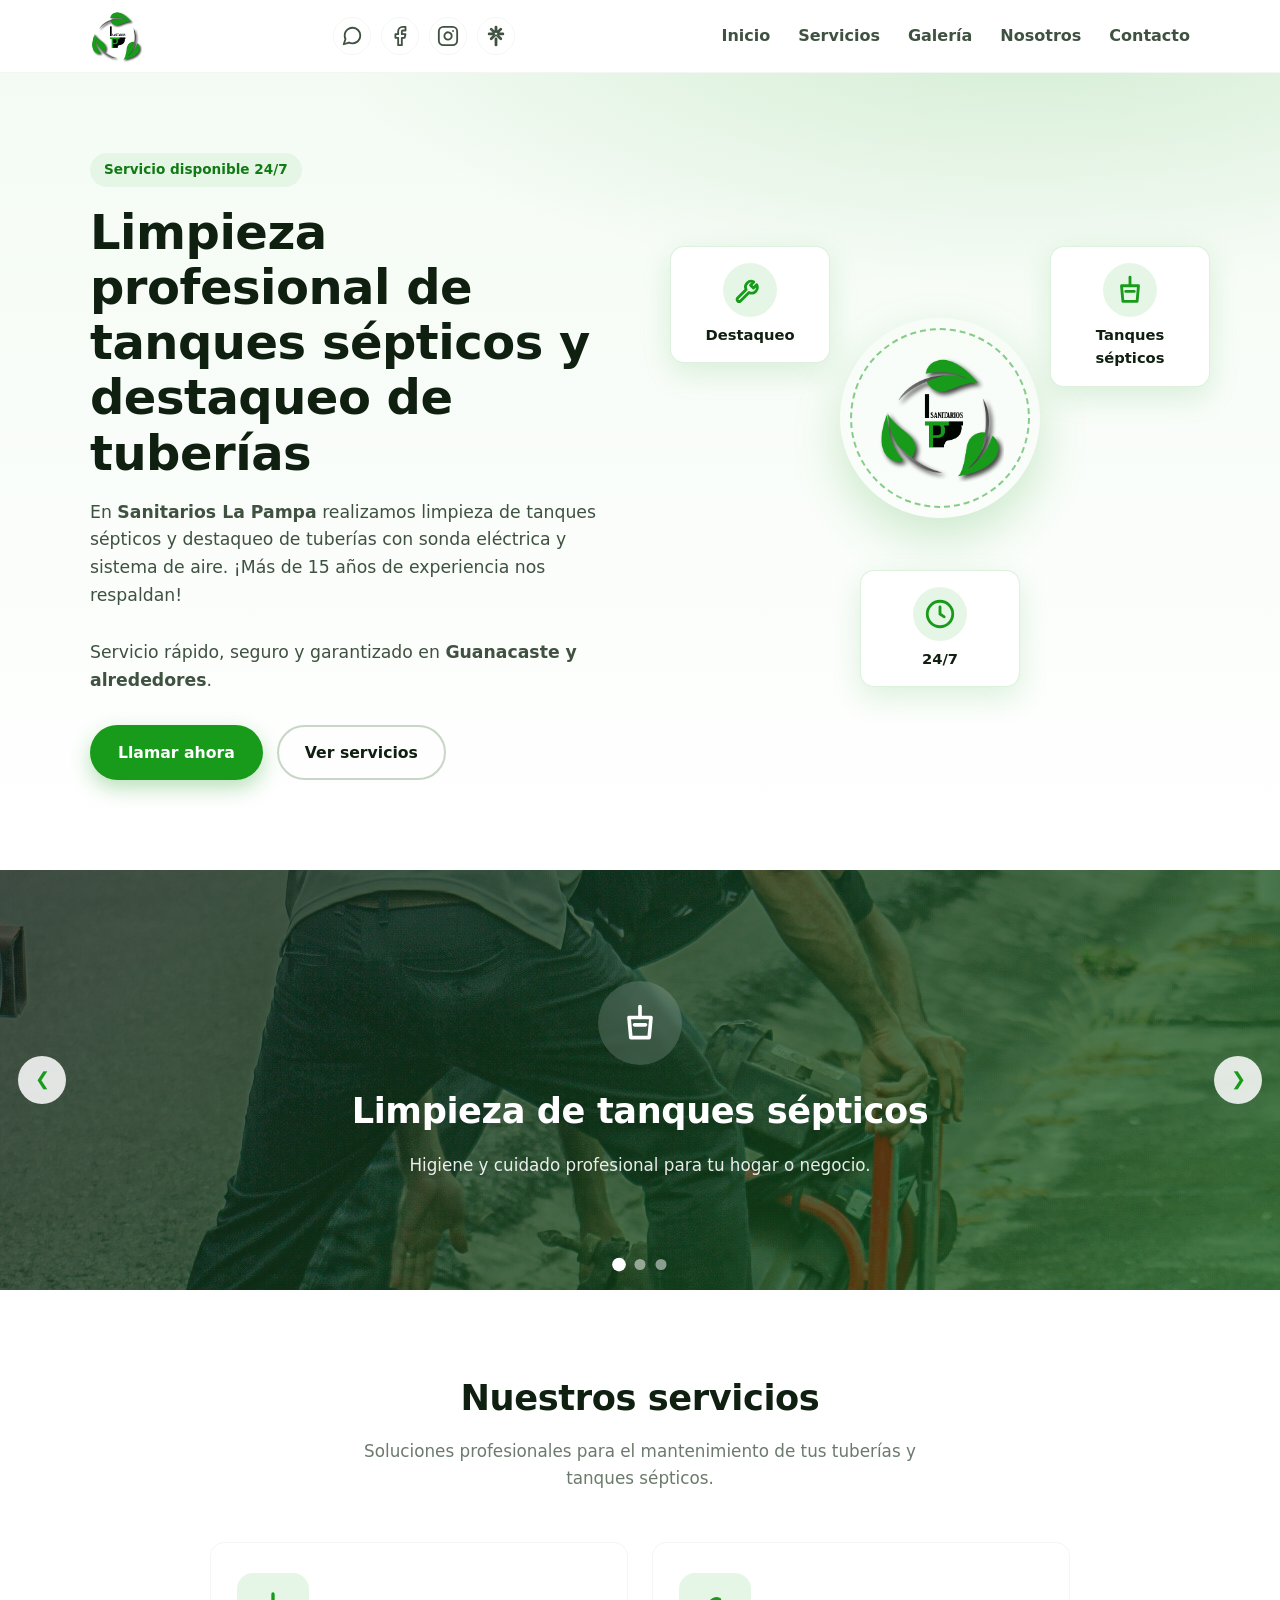
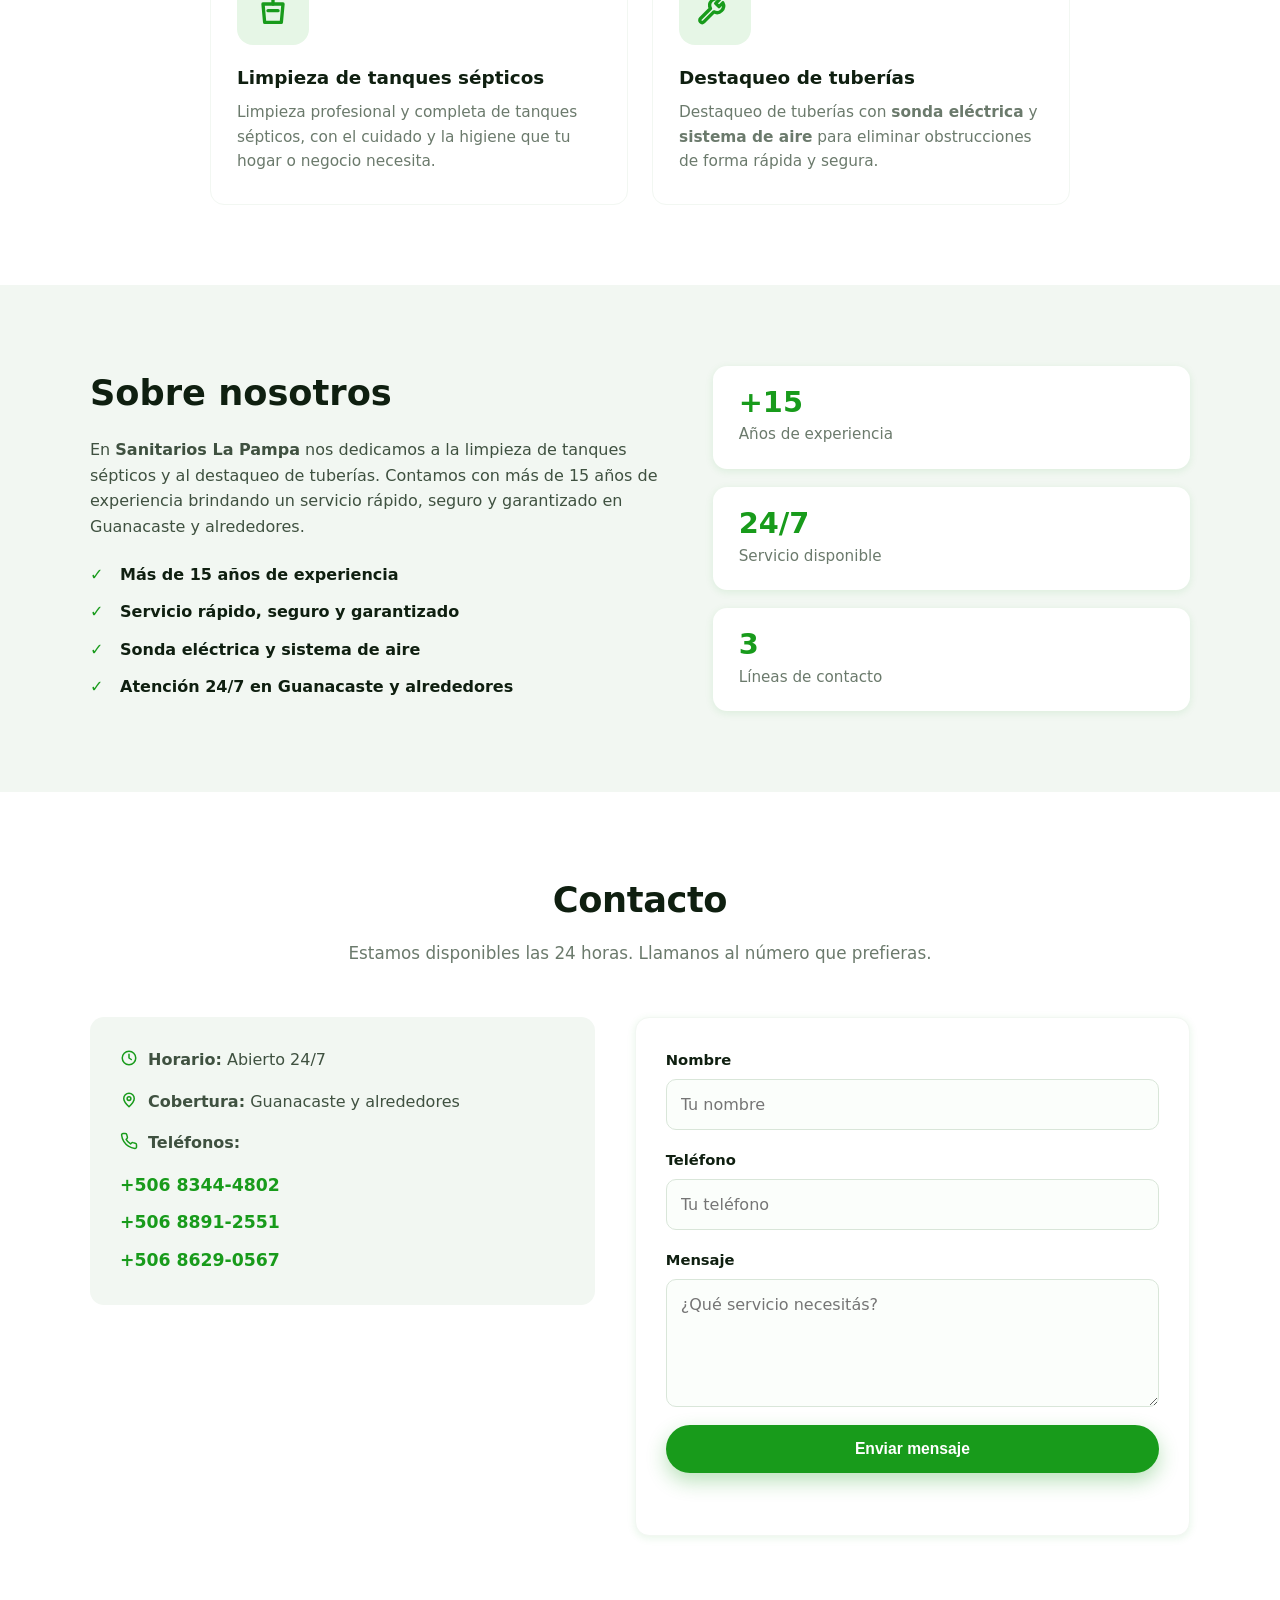
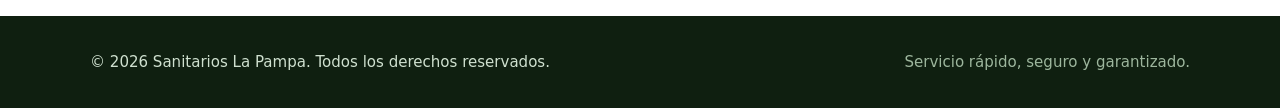
<file: index.html>
<!DOCTYPE html>
<html lang="es">
<head>
  <meta charset="UTF-8" />
  <meta name="viewport" content="width=device-width, initial-scale=1.0" />
  <meta name="description" content="Sanitarios La Pampa - Limpieza profesional de tanques sépticos y destaqueo de tuberías con sonda eléctrica y sistema de aire. Más de 15 años de experiencia en Guanacaste. Servicio 24/7." />
  <title>Sanitarios La Pampa</title>
  <link rel="stylesheet" href="css/styles.css" />
</head>
<body>

  <!-- ===== HEADER ===== -->
  <header class="header">
    <div class="container header__inner">
      <a href="#inicio" class="logo">
        <img src="img/LOGOshadow.png" alt="Sanitarios La Pampa" class="logo__img" />
      </a>

      <div class="social-links" aria-label="Redes sociales">
        <a href="https://wa.me/50683444802" target="_blank" rel="noopener noreferrer" aria-label="WhatsApp" class="social-link">
          <svg viewBox="0 0 24 24" width="22" height="22" fill="none" stroke="currentColor" stroke-width="2" stroke-linecap="round" stroke-linejoin="round"><path d="M21 11.5a8.38 8.38 0 0 1-.9 3.8 8.5 8.5 0 0 1-7.6 4.7 8.38 8.38 0 0 1-3.8-.9L3 21l1.9-5.7a8.38 8.38 0 0 1-.9-3.8 8.5 8.5 0 0 1 4.7-7.6 8.38 8.38 0 0 1 3.8-.9h.5a8.48 8.48 0 0 1 8 8v.5z"/></svg>
        </a>
        <a href="https://www.facebook.com/sanitarioslapampa" target="_blank" rel="noopener noreferrer" aria-label="Facebook" class="social-link">
          <svg viewBox="0 0 24 24" width="22" height="22" fill="none" stroke="currentColor" stroke-width="2" stroke-linecap="round" stroke-linejoin="round"><path d="M18 2h-3a5 5 0 0 0-5 5v3H7v4h3v8h4v-8h3l1-4h-4V7a1 1 0 0 1 1-1h3z"/></svg>
        </a>
        <a href="https://www.instagram.com/sanitarios.la.pampa" target="_blank" rel="noopener noreferrer" aria-label="Instagram" class="social-link">
          <svg viewBox="0 0 24 24" width="22" height="22" fill="none" stroke="currentColor" stroke-width="2" stroke-linecap="round" stroke-linejoin="round"><rect x="2" y="2" width="20" height="20" rx="5" ry="5"/><path d="M16 11.37A4 4 0 1 1 12.63 8 4 4 0 0 1 16 11.37z"/><line x1="17.5" y1="6.5" x2="17.51" y2="6.5"/></svg>
        </a>
<a href="https://linktr.ee/sanitarioslapampa" target="_blank" rel="noopener noreferrer" aria-label="Linktree" class="social-link">
          <svg viewBox="0 0 256 256" width="22" height="22" fill="none" stroke="currentColor" stroke-width="16" stroke-linecap="round" stroke-linejoin="round"><path d="M136,160v72a8,8,0,0,1-16,0V160a8,8,0,0,1,16,0Zm72-64H147.31l42.35-42.34a8,8,0,0,0-11.32-11.32L136,84.69V24a8,8,0,0,0-16,0V84.69L77.66,42.34A8,8,0,0,0,66.34,53.66L108.69,96H48a8,8,0,0,0,0,16h60.69L66.34,154.34a8,8,0,0,0,11.32,11.32L128,115.31l50.34,50.35a8,8,0,0,0,11.32-11.32L147.31,112H208a8,8,0,0,0,0-16Z"/></svg>
        </a>
      </div>

      <button class="nav-toggle" id="navToggle" aria-label="Abrir menú">
        <span></span><span></span><span></span>
      </button>

      <nav class="nav" id="nav">
        <a href="#inicio">Inicio</a>
        <a href="#servicios">Servicios</a>
        <a href="#galeria">Galería</a>
        <a href="#nosotros">Nosotros</a>
        <a href="#contacto">Contacto</a>
      </nav>
    </div>
  </header>

  <!-- ===== HERO ===== -->
  <section class="hero" id="inicio">
    <div class="container hero__inner">
      <div class="hero__content">
        <p class="hero__eyebrow">Servicio disponible 24/7</p>
        <h1>Limpieza profesional de tanques sépticos y destaqueo de tuberías</h1>
        <p class="hero__text">
          En <strong>Sanitarios La Pampa</strong> realizamos limpieza de tanques
          sépticos y destaqueo de tuberías con sonda eléctrica y sistema de aire.
          ¡Más de 15 años de experiencia nos respaldan!
        </p>
        <p class="hero__text">
          Servicio rápido, seguro y garantizado en <strong>Guanacaste y alrededores</strong>.
        </p>
        <div class="hero__actions">
          <a href="#contacto" class="btn btn--primary">Llamar ahora</a>
          <a href="#servicios" class="btn btn--ghost">Ver servicios</a>
        </div>
      </div>
      <div class="hero__art" aria-hidden="true">
        <div class="hero__circle">
          <img src="img/LOGOshadow.png" alt="" class="hero__circle-logo" />
        </div>
        <div class="hero__card hero__card--1">
          <span class="hero__card-icon">
            <svg viewBox="0 0 24 24" width="34" height="34" fill="none" stroke="#189b1b" stroke-width="2" stroke-linecap="round" stroke-linejoin="round"><path d="M14.7 6.3a4 4 0 0 0-5.4 5.4l-6 6a1.4 1.4 0 0 0 2 2l6-6a4 4 0 0 0 5.4-5.4l-2.3 2.3-2-2 2.3-2.3Z"/></svg>
          </span>
          <p>Destaqueo</p>
        </div>
        <div class="hero__card hero__card--2">
          <span class="hero__card-icon">
            <svg viewBox="0 0 24 24" width="34" height="34" fill="none" stroke="#189b1b" stroke-width="2" stroke-linecap="round" stroke-linejoin="round"><path d="M12 3v6"/><path d="M6 9h12l-1 11H7L6 9Z"/><path d="M9 13h6"/></svg>
          </span>
          <p>Tanques sépticos</p>
        </div>
        <div class="hero__card hero__card--3">
          <span class="hero__card-icon">
            <svg viewBox="0 0 24 24" width="34" height="34" fill="none" stroke="#189b1b" stroke-width="2" stroke-linecap="round" stroke-linejoin="round"><circle cx="12" cy="12" r="9"/><path d="M12 7v5l3 2"/></svg>
          </span>
          <p>24/7</p>
        </div>
      </div>
    </div>
  </section>

  <!-- ===== SLIDER / GALERÍA ===== -->
  <section class="slider" id="galeria" aria-label="Galería de trabajos">
    <div class="slider__viewport">
      <div class="slider__track" id="sliderTrack">
        <article class="slide slide--1">
          <div class="slide__overlay"></div>
          <div class="slide__content">
            <span class="slide__icon">
              <svg viewBox="0 0 24 24" width="44" height="44" fill="none" stroke="#ffffff" stroke-width="2" stroke-linecap="round" stroke-linejoin="round"><path d="M12 3v6"/><path d="M6 9h12l-1 11H7L6 9Z"/><path d="M9 13h6"/></svg>
            </span>
            <h2>Limpieza de tanques sépticos</h2>
            <p>Higiene y cuidado profesional para tu hogar o negocio.</p>
          </div>
        </article>

        <article class="slide slide--2">
          <div class="slide__overlay"></div>
          <div class="slide__content">
            <span class="slide__icon">
              <svg viewBox="0 0 24 24" width="44" height="44" fill="none" stroke="#ffffff" stroke-width="2" stroke-linecap="round" stroke-linejoin="round"><path d="M14.7 6.3a4 4 0 0 0-5.4 5.4l-6 6a1.4 1.4 0 0 0 2 2l6-6a4 4 0 0 0 5.4-5.4l-2.3 2.3-2-2 2.3-2.3Z"/></svg>
            </span>
            <h2>Destaqueo de tuberías</h2>
            <p>Sonda eléctrica y sistema de aire para eliminar obstrucciones.</p>
          </div>
        </article>

        <article class="slide slide--3">
          <div class="slide__overlay"></div>
          <div class="slide__content">
            <span class="slide__icon">
              <svg viewBox="0 0 24 24" width="44" height="44" fill="none" stroke="#ffffff" stroke-width="2" stroke-linecap="round" stroke-linejoin="round"><circle cx="12" cy="12" r="9"/><path d="M12 7v5l3 2"/></svg>
            </span>
            <h2>Servicio 24/7 en Guanacaste</h2>
            <p>Rápido, seguro y garantizado. Llamanos cuando nos necesites.</p>
          </div>
        </article>
      </div>
    </div>

    <button class="slider__arrow slider__arrow--prev" id="slidePrev" aria-label="Anterior">&#10094;</button>
    <button class="slider__arrow slider__arrow--next" id="slideNext" aria-label="Siguiente">&#10095;</button>

    <div class="slider__dots" id="sliderDots"></div>
  </section>

  <!-- ===== SERVICIOS ===== -->
  <section class="section" id="servicios">
    <div class="container">
      <header class="section__head">
        <h2>Nuestros servicios</h2>
        <p>Soluciones profesionales para el mantenimiento de tus tuberías y tanques sépticos.</p>
      </header>

      <div class="grid grid--servicios">
        <article class="card">
          <div class="card__icon">
            <svg viewBox="0 0 24 24" width="40" height="40" fill="none" stroke="#189b1b" stroke-width="2" stroke-linecap="round" stroke-linejoin="round"><path d="M12 3v6"/><path d="M6 9h12l-1 11H7L6 9Z"/><path d="M9 13h6"/></svg>
          </div>
          <h3>Limpieza de tanques sépticos</h3>
          <p>
            Limpieza profesional y completa de tanques sépticos, con el cuidado
            y la higiene que tu hogar o negocio necesita.
          </p>
        </article>

        <article class="card">
          <div class="card__icon">
            <svg viewBox="0 0 24 24" width="40" height="40" fill="none" stroke="#189b1b" stroke-width="2" stroke-linecap="round" stroke-linejoin="round"><path d="M14.7 6.3a4 4 0 0 0-5.4 5.4l-6 6a1.4 1.4 0 0 0 2 2l6-6a4 4 0 0 0 5.4-5.4l-2.3 2.3-2-2 2.3-2.3Z"/></svg>
          </div>
          <h3>Destaqueo de tuberías</h3>
          <p>
            Destaqueo de tuberías con <strong>sonda eléctrica</strong> y
            <strong>sistema de aire</strong> para eliminar obstrucciones de
            forma rápida y segura.
          </p>
        </article>
      </div>
    </div>
  </section>

  <!-- ===== NOSOTROS ===== -->
  <section class="section section--alt" id="nosotros">
    <div class="container about">
      <div class="about__text">
        <h2>Sobre nosotros</h2>
        <p>
          En <strong>Sanitarios La Pampa</strong> nos dedicamos a la limpieza de
          tanques sépticos y al destaqueo de tuberías. Contamos con más de
          15 años de experiencia brindando un servicio rápido, seguro y
          garantizado en Guanacaste y alrededores.
        </p>
        <ul class="about__list">
          <li>Más de 15 años de experiencia</li>
          <li>Servicio rápido, seguro y garantizado</li>
          <li>Sonda eléctrica y sistema de aire</li>
          <li>Atención 24/7 en Guanacaste y alrededores</li>
        </ul>
      </div>
      <div class="about__stats">
        <div class="stat"><strong>+15</strong><span>Años de experiencia</span></div>
        <div class="stat"><strong>24/7</strong><span>Servicio disponible</span></div>
        <div class="stat"><strong>3</strong><span>Líneas de contacto</span></div>
      </div>
    </div>
  </section>

  <!-- ===== CONTACTO ===== -->
  <section class="section" id="contacto">
    <div class="container">
      <header class="section__head">
        <h2>Contacto</h2>
        <p>Estamos disponibles las 24 horas. Llamanos al número que prefieras.</p>
      </header>

      <div class="contact">
        <div class="contact__info">
          <p class="contact__line">
            <span class="contact__ico">
              <svg viewBox="0 0 24 24" width="18" height="18" fill="none" stroke="#189b1b" stroke-width="2" stroke-linecap="round" stroke-linejoin="round"><circle cx="12" cy="12" r="9"/><path d="M12 7v5l3 2"/></svg>
            </span>
            <span><strong>Horario:</strong> Abierto 24/7</span>
          </p>
          <p class="contact__line">
            <span class="contact__ico">
              <svg viewBox="0 0 24 24" width="18" height="18" fill="none" stroke="#189b1b" stroke-width="2" stroke-linecap="round" stroke-linejoin="round"><path d="M12 21s7-6.5 7-11a7 7 0 1 0-14 0c0 4.5 7 11 7 11Z"/><circle cx="12" cy="10" r="2.5"/></svg>
            </span>
            <span><strong>Cobertura:</strong> Guanacaste y alrededores</span>
          </p>
          <p class="contact__line">
            <span class="contact__ico">
              <svg viewBox="0 0 24 24" width="18" height="18" fill="none" stroke="#189b1b" stroke-width="2" stroke-linecap="round" stroke-linejoin="round"><path d="M22 16.9v3a2 2 0 0 1-2.2 2 19.8 19.8 0 0 1-8.6-3 19.5 19.5 0 0 1-6-6 19.8 19.8 0 0 1-3-8.6A2 2 0 0 1 4.1 2h3a2 2 0 0 1 2 1.7c.1 1 .4 1.9.7 2.8a2 2 0 0 1-.5 2.1L8.1 9.9a16 16 0 0 0 6 6l1.3-1.3a2 2 0 0 1 2.1-.4c.9.3 1.8.6 2.8.7a2 2 0 0 1 1.7 2Z"/></svg>
            </span>
            <span><strong>Teléfonos:</strong></span>
          </p>
          <ul class="contact__phones">
            <li><a href="tel:+50683444802">+506 8344-4802</a></li>
            <li><a href="tel:+50688912551">+506 8891-2551</a></li>
            <li><a href="tel:+50686290567">+506 8629-0567</a></li>
          </ul>
        </div>

        <form class="form" id="contactForm">
          <div class="form__row">
            <label for="nombre">Nombre</label>
            <input type="text" id="nombre" name="nombre" placeholder="Tu nombre" required />
          </div>
          <div class="form__row">
            <label for="telefono">Teléfono</label>
            <input type="tel" id="telefono" name="telefono" placeholder="Tu teléfono" required />
          </div>
          <div class="form__row">
            <label for="mensaje">Mensaje</label>
            <textarea id="mensaje" name="mensaje" rows="4" placeholder="¿Qué servicio necesitás?" required></textarea>
          </div>
          <button type="submit" class="btn btn--primary btn--block">Enviar mensaje</button>
          <p class="form__note" id="formNote"></p>
        </form>
      </div>
    </div>
  </section>

  <!-- ===== FOOTER ===== -->
  <footer class="footer">
    <div class="container footer__inner">
      <p>&copy; <span id="year"></span> Sanitarios La Pampa. Todos los derechos reservados.</p>
      <p class="footer__tag">Servicio rápido, seguro y garantizado.</p>
    </div>
  </footer>

  <script src="js/main.js"></script>
</body>
</html>
</file>
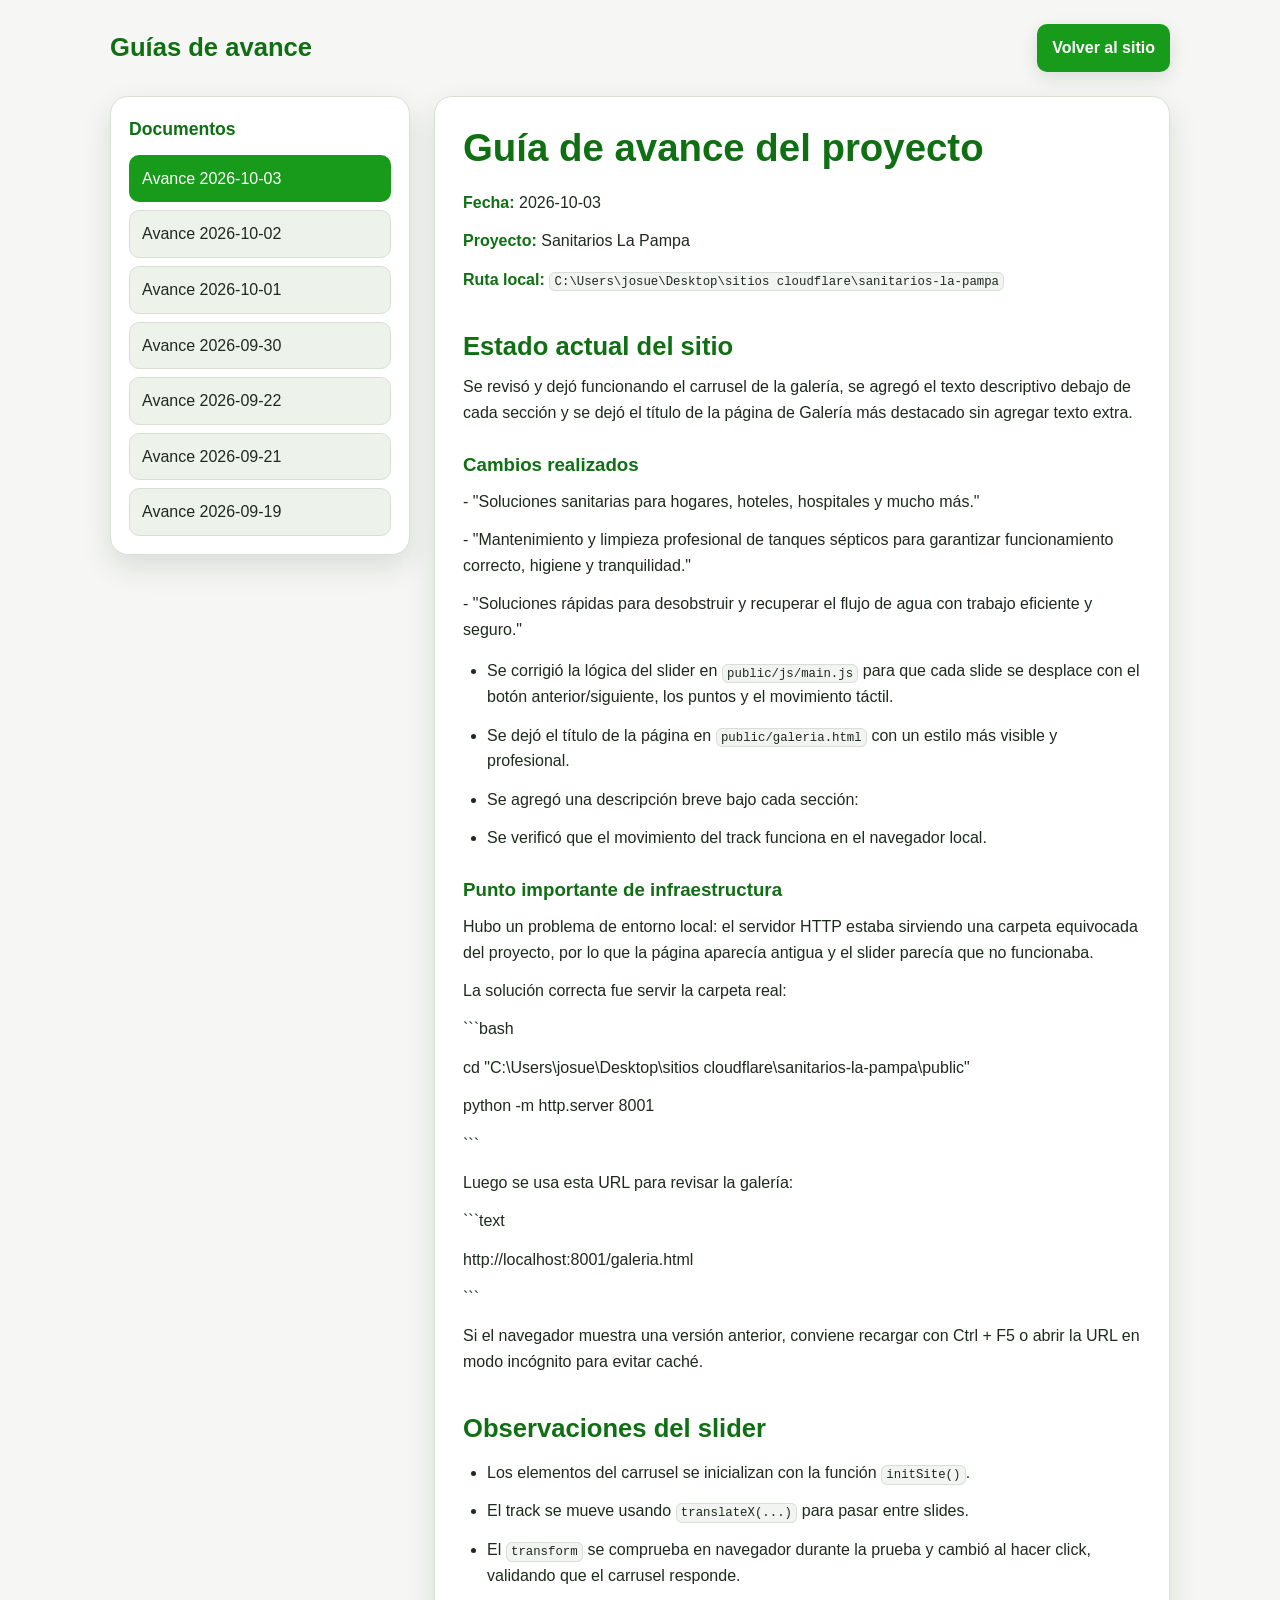
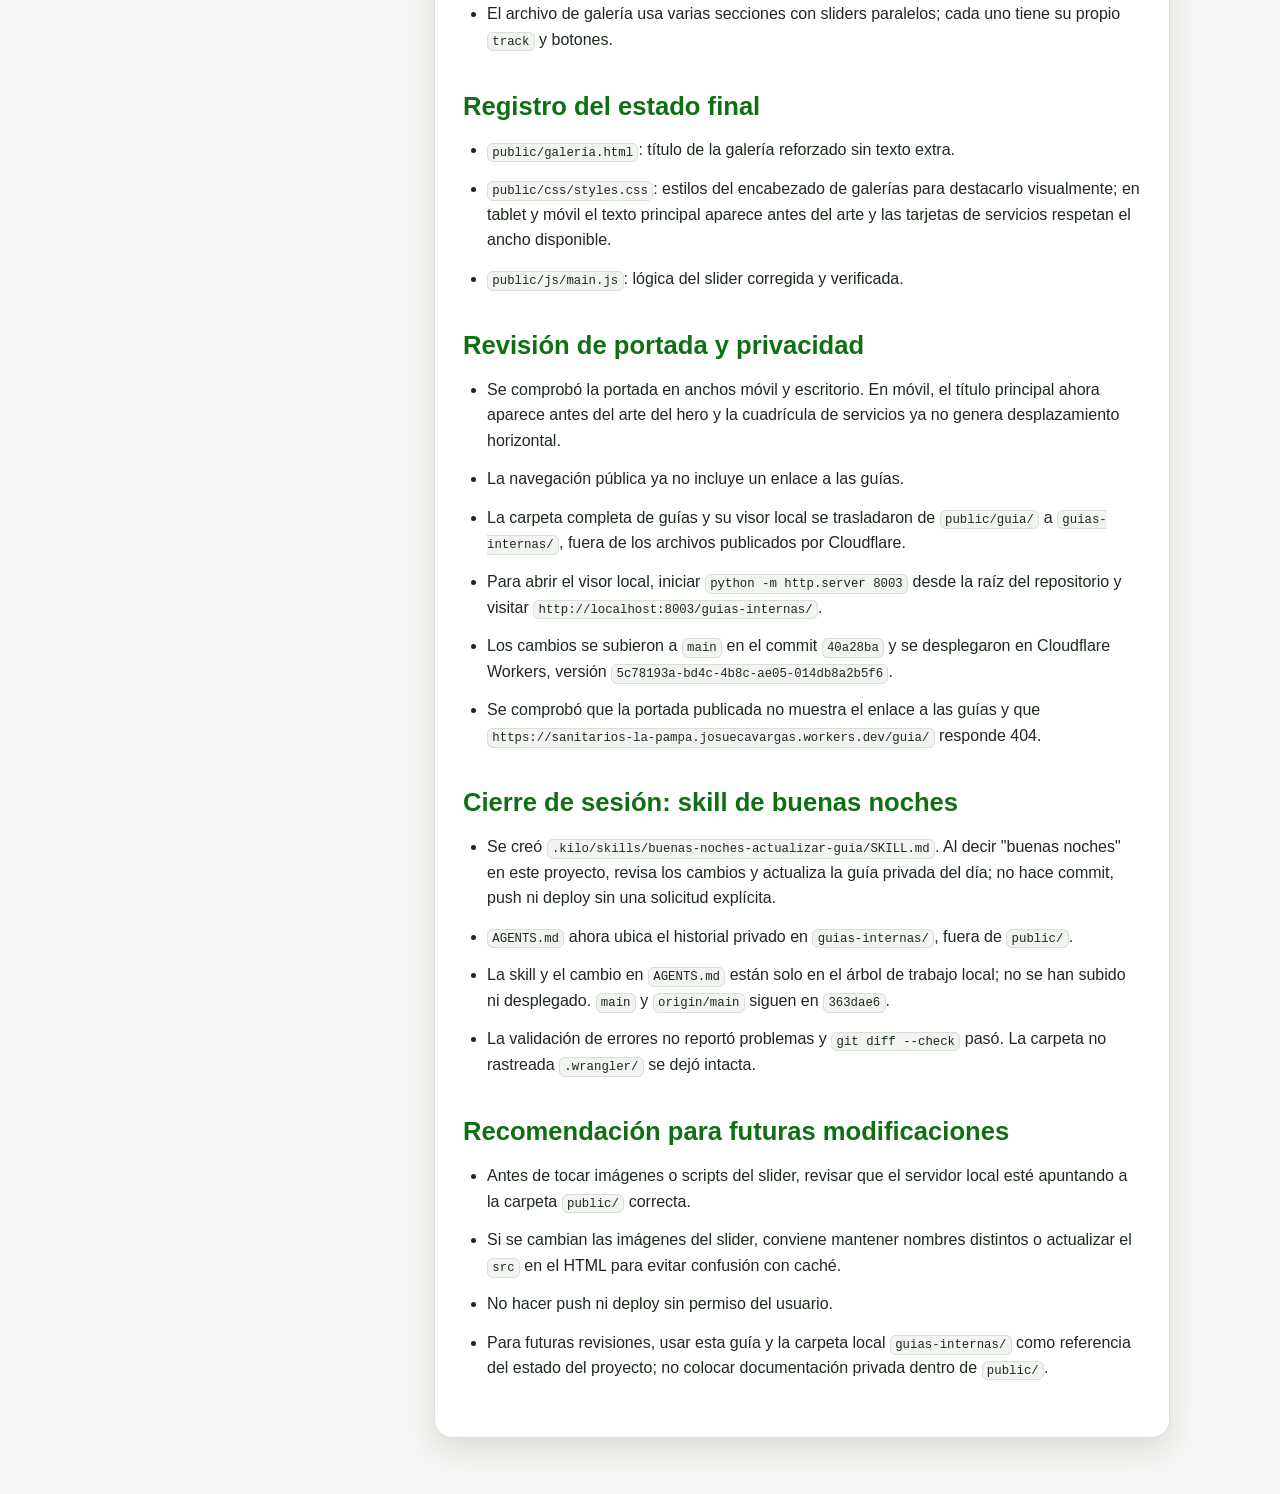
<file: guias-internas/index.html>
<!DOCTYPE html>
<html lang="es">
<head>
  <meta charset="UTF-8" />
  <meta name="viewport" content="width=device-width, initial-scale=1.0" />
  <title>Guías de avance | Sanitarios La Pampa</title>
  <style>
    :root {
      --bg: #f6f7f4;
      --panel: #ffffff;
      --panel-alt: #edf3eb;
      --text: #1e2a1e;
      --muted: #526153;
      --line: #d8e0d6;
      --brand: #189b1b;
      --brand-dark: #0f6f12;
      --shadow: rgba(12, 34, 14, 0.12);
    }

    * { box-sizing: border-box; }

    body {
      margin: 0;
      font-family: Arial, Helvetica, sans-serif;
      background: var(--bg);
      color: var(--text);
      line-height: 1.6;
    }

    .container {
      max-width: 1100px;
      margin: 0 auto;
      padding: 24px 20px 60px;
    }

    .topbar {
      display: flex;
      align-items: center;
      justify-content: space-between;
      gap: 16px;
      flex-wrap: wrap;
      margin-bottom: 24px;
    }

    .brand {
      font-weight: 700;
      font-size: clamp(1.1rem, 2vw, 1.6rem);
      color: var(--brand-dark);
    }

    .actions {
      display: flex;
      align-items: center;
      gap: 12px;
      flex-wrap: wrap;
    }

    .btn,
    select {
      border-radius: 10px;
      border: 1px solid var(--line);
      background: var(--panel);
      color: var(--text);
      font: inherit;
      padding: 10px 14px;
      box-shadow: 0 6px 18px var(--shadow);
    }

    .btn {
      text-decoration: none;
      display: inline-flex;
      align-items: center;
      justify-content: center;
      background: var(--brand);
      border-color: transparent;
      color: #fff;
      font-weight: 700;
    }

    .layout {
      display: grid;
      grid-template-columns: 300px 1fr;
      gap: 24px;
    }

    .sidebar,
    .content {
      background: var(--panel);
      border: 1px solid var(--line);
      border-radius: 18px;
      box-shadow: 0 12px 30px var(--shadow);
    }

    .sidebar {
      padding: 18px;
      height: fit-content;
    }

    .sidebar h2 {
      margin: 0 0 12px;
      font-size: 1.1rem;
      color: var(--brand-dark);
    }

    .guide-list {
      display: grid;
      gap: 8px;
      margin: 0;
      padding: 0;
      list-style: none;
    }

    .guide-list button {
      width: 100%;
      text-align: left;
      border: 1px solid var(--line);
      background: var(--panel-alt);
      color: var(--text);
      border-radius: 10px;
      padding: 10px 12px;
      cursor: pointer;
      font: inherit;
    }

    .guide-list button.active {
      background: var(--brand);
      color: #fff;
      border-color: transparent;
    }

    .content {
      padding: 28px 28px 40px;
      overflow-wrap: anywhere;
    }

    .content h1,
    .content h2,
    .content h3,
    .content h4 {
      color: var(--brand-dark);
      margin-top: 1.5em;
      margin-bottom: 0.5em;
      line-height: 1.2;
    }

    .content h1 { font-size: clamp(1.8rem, 3vw, 2.5rem); margin-top: 0; }
    .content h2 { font-size: clamp(1.4rem, 2vw, 2rem); }
    .content p,
    .content li {
      color: var(--text);
      margin: 0.8em 0;
    }

    .content ul,
    .content ol {
      padding-left: 1.5rem;
    }

    .content a {
      color: var(--brand-dark);
      text-decoration: underline;
    }

    .content strong { color: var(--brand-dark); }

    .content code {
      background: #f1f4f1;
      padding: 0.15em 0.35em;
      border-radius: 6px;
      border: 1px solid var(--line);
      font-size: 0.95em;
    }

    .content pre {
      background: #101a10;
      color: #ecf9ee;
      padding: 16px;
      border-radius: 12px;
      overflow-x: auto;
    }

    @media (max-width: 760px) {
      .layout {
        grid-template-columns: 1fr;
      }

      .content {
        padding: 22px 18px 32px;
      }
    }
  </style>
</head>
<body>
  <div class="container">
    <div class="topbar">
      <div class="brand">Guías de avance</div>
      <div class="actions">
        <a class="btn" href="../public/">Volver al sitio</a>
      </div>
    </div>

    <div class="layout">
      <aside class="sidebar">
        <h2>Documentos</h2>
        <ul class="guide-list" id="guideList"></ul>
      </aside>

      <main class="content" id="guideContent">
        <p>Cargando guía…</p>
      </main>
    </div>
  </div>

  <script>
    const guides = [
      { label: 'Avance 2026-10-03', file: 'avance-2026-10-03.md' },
      { label: 'Avance 2026-10-02', file: 'avance-2026-10-02.md' },
      { label: 'Avance 2026-10-01', file: 'avance-2026-10-01.md' },
      { label: 'Avance 2026-09-30', file: 'avance-2026-09-30.md' },
      { label: 'Avance 2026-09-22', file: 'avance-2026-09-22.md' },
      { label: 'Avance 2026-09-21', file: 'avance-2026-09-21.md' },
      { label: 'Avance 2026-09-19', file: 'avance-2026-09-19.md' }
    ];

    const guideList = document.getElementById('guideList');
    const guideContent = document.getElementById('guideContent');

    function escapeHtml(value) {
      return value
        .replace(/&/g, '&amp;')
        .replace(/</g, '&lt;')
        .replace(/>/g, '&gt;')
        .replace(/"/g, '&quot;')
        .replace(/'/g, '&#039;');
    }

    function renderInlineMarkdown(text) {
      const escaped = escapeHtml(text);
      return escaped
        .replace(/\*\*(.+?)\*\*/g, '<strong>$1</strong>')
        .replace(/\*(.+?)\*/g, '<em>$1</em>')
        .replace(/`([^`]+)`/g, '<code>$1</code>')
        .replace(/\[(.+?)\]\((https?:\/\/[^\s)]+)\)/g, '<a href="$2" target="_blank" rel="noopener noreferrer">$1</a>');
    }

    function renderMarkdown(markdown) {
      const lines = markdown.replace(/\r/g, '').split('\n');
      let html = '';
      let listType = null;
      let listBuffer = [];

      function flushList() {
        if (!listBuffer.length) return;
        const tag = listType === 'ol' ? 'ol' : 'ul';
        html += `<${tag}>${listBuffer.join('')}</${tag}>`;
        listBuffer = [];
        listType = null;
      }

      function closeParagraph() {
        if (!html.endsWith('</p>')) {
          html += '</p>';
        }
      }

      const parseLine = (line) => {
        if (!line.trim()) {
          flushList();
          return;
        }

        if (/^#{1,6}\s/.test(line)) {
          flushList();
          const level = line.match(/^#+/)[0].length;
          const text = renderInlineMarkdown(line.replace(/^#{1,6}\s/, ''));
          html += `<h${level}>${text}</h${level}>`;
          return;
        }

        if (/^[-*]\s+/.test(line)) {
          const text = renderInlineMarkdown(line.replace(/^[-*]\s+/, ''));
          if (listType !== 'ul') {
            flushList();
            listType = 'ul';
          }
          listBuffer.push(`<li>${text}</li>`);
          return;
        }

        if (/^\d+\.\s+/.test(line)) {
          const text = renderInlineMarkdown(line.replace(/^\d+\.\s+/, ''));
          if (listType !== 'ol') {
            flushList();
            listType = 'ol';
          }
          listBuffer.push(`<li>${text}</li>`);
          return;
        }

        if (!html.endsWith('</p>')) {
          html += '<p>';
        }

        html += `${renderInlineMarkdown(line)}<br />`;
      };

      for (const rawLine of lines) {
        const line = rawLine.trimEnd();
        if (line.trim() === '') {
          flushList();
          if (html.endsWith('<br />')) {
            html = html.slice(0, -6) + '</p>';
          }
          continue;
        }
        parseLine(line);
      }

      flushList();
      if (html.endsWith('<br />')) {
        html = html.slice(0, -6) + '</p>';
      }

      return html;
    }

    function setActive(file) {
      guideList.querySelectorAll('button').forEach((button) => {
        button.classList.toggle('active', button.dataset.file === file);
      });
    }

    async function loadGuide(file) {
      setActive(file);
      guideContent.innerHTML = '<p>Cargando guía…</p>';

      try {
        const response = await fetch(file, { cache: 'no-store' });
        if (!response.ok) {
          throw new Error('No se pudo cargar la guía');
        }

        const markdown = await response.text();
        const html = renderMarkdown(markdown);
        guideContent.innerHTML = html;
      } catch (error) {
        guideContent.innerHTML = '<p>No se pudo cargar esta guía. Intenta con otra opción.</p>';
        console.error(error);
      }
    }

    guides.forEach((guide) => {
      const item = document.createElement('li');
      const button = document.createElement('button');
      button.type = 'button';
      button.textContent = guide.label;
      button.dataset.file = guide.file;
      button.addEventListener('click', () => loadGuide(guide.file));
      item.appendChild(button);
      guideList.appendChild(item);
    });

    loadGuide(guides[0].file);
  </script>
</body>
</html>
</file>
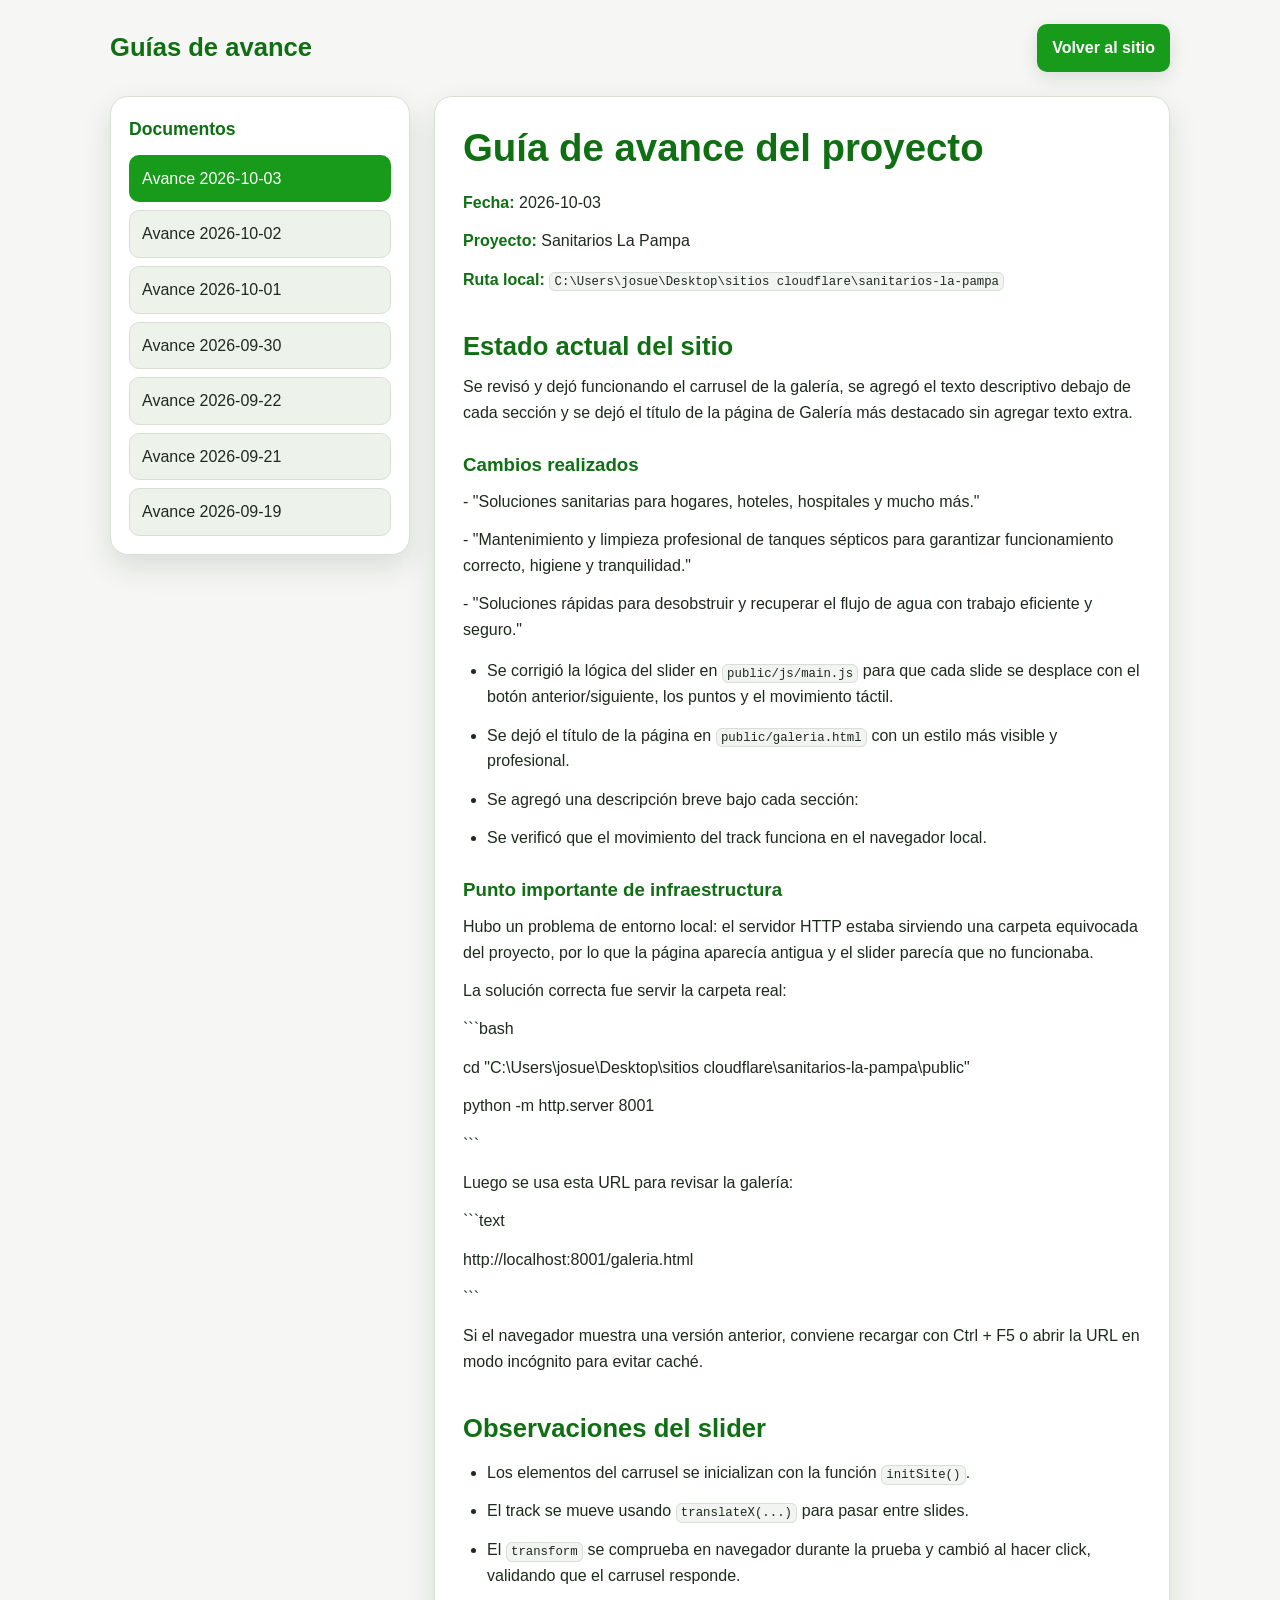
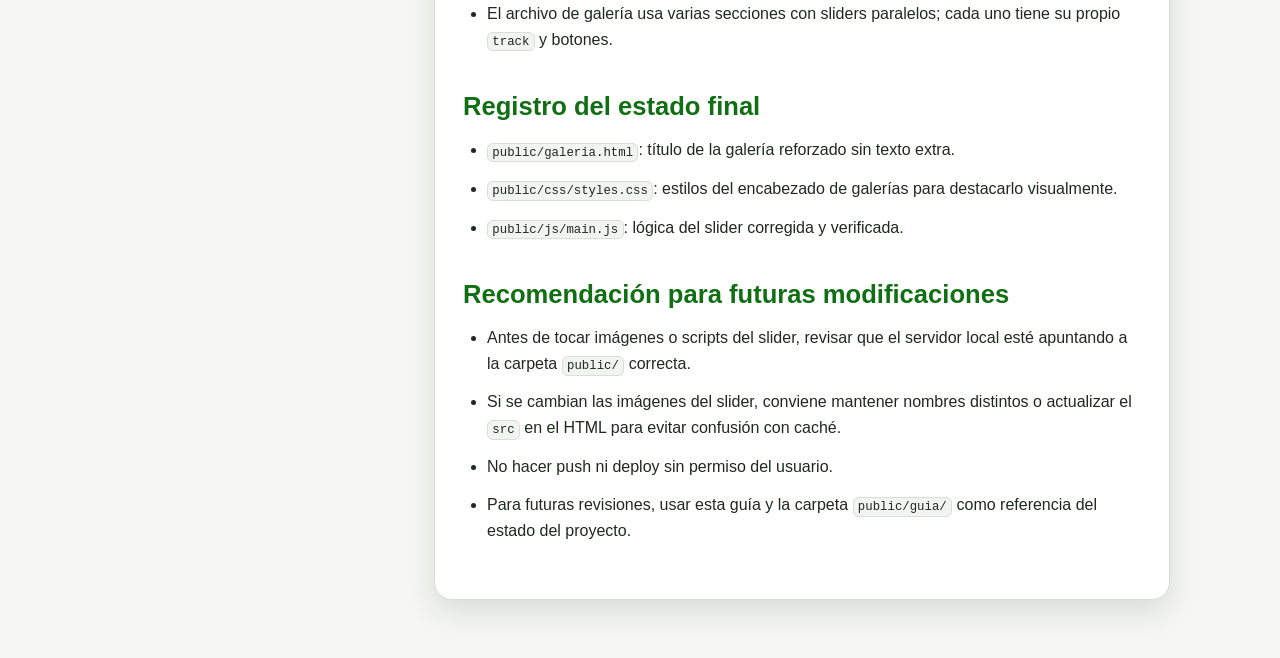
<file: public/guia/index.html>
<!DOCTYPE html>
<html lang="es">
<head>
  <meta charset="UTF-8" />
  <meta name="viewport" content="width=device-width, initial-scale=1.0" />
  <title>Guías de avance | Sanitarios La Pampa</title>
  <style>
    :root {
      --bg: #f6f7f4;
      --panel: #ffffff;
      --panel-alt: #edf3eb;
      --text: #1e2a1e;
      --muted: #526153;
      --line: #d8e0d6;
      --brand: #189b1b;
      --brand-dark: #0f6f12;
      --shadow: rgba(12, 34, 14, 0.12);
    }

    * { box-sizing: border-box; }

    body {
      margin: 0;
      font-family: Arial, Helvetica, sans-serif;
      background: var(--bg);
      color: var(--text);
      line-height: 1.6;
    }

    .container {
      max-width: 1100px;
      margin: 0 auto;
      padding: 24px 20px 60px;
    }

    .topbar {
      display: flex;
      align-items: center;
      justify-content: space-between;
      gap: 16px;
      flex-wrap: wrap;
      margin-bottom: 24px;
    }

    .brand {
      font-weight: 700;
      font-size: clamp(1.1rem, 2vw, 1.6rem);
      color: var(--brand-dark);
    }

    .actions {
      display: flex;
      align-items: center;
      gap: 12px;
      flex-wrap: wrap;
    }

    .btn,
    select {
      border-radius: 10px;
      border: 1px solid var(--line);
      background: var(--panel);
      color: var(--text);
      font: inherit;
      padding: 10px 14px;
      box-shadow: 0 6px 18px var(--shadow);
    }

    .btn {
      text-decoration: none;
      display: inline-flex;
      align-items: center;
      justify-content: center;
      background: var(--brand);
      border-color: transparent;
      color: #fff;
      font-weight: 700;
    }

    .layout {
      display: grid;
      grid-template-columns: 300px 1fr;
      gap: 24px;
    }

    .sidebar,
    .content {
      background: var(--panel);
      border: 1px solid var(--line);
      border-radius: 18px;
      box-shadow: 0 12px 30px var(--shadow);
    }

    .sidebar {
      padding: 18px;
      height: fit-content;
    }

    .sidebar h2 {
      margin: 0 0 12px;
      font-size: 1.1rem;
      color: var(--brand-dark);
    }

    .guide-list {
      display: grid;
      gap: 8px;
      margin: 0;
      padding: 0;
      list-style: none;
    }

    .guide-list button {
      width: 100%;
      text-align: left;
      border: 1px solid var(--line);
      background: var(--panel-alt);
      color: var(--text);
      border-radius: 10px;
      padding: 10px 12px;
      cursor: pointer;
      font: inherit;
    }

    .guide-list button.active {
      background: var(--brand);
      color: #fff;
      border-color: transparent;
    }

    .content {
      padding: 28px 28px 40px;
      overflow-wrap: anywhere;
    }

    .content h1,
    .content h2,
    .content h3,
    .content h4 {
      color: var(--brand-dark);
      margin-top: 1.5em;
      margin-bottom: 0.5em;
      line-height: 1.2;
    }

    .content h1 { font-size: clamp(1.8rem, 3vw, 2.5rem); margin-top: 0; }
    .content h2 { font-size: clamp(1.4rem, 2vw, 2rem); }
    .content p,
    .content li {
      color: var(--text);
      margin: 0.8em 0;
    }

    .content ul,
    .content ol {
      padding-left: 1.5rem;
    }

    .content a {
      color: var(--brand-dark);
      text-decoration: underline;
    }

    .content strong { color: var(--brand-dark); }

    .content code {
      background: #f1f4f1;
      padding: 0.15em 0.35em;
      border-radius: 6px;
      border: 1px solid var(--line);
      font-size: 0.95em;
    }

    .content pre {
      background: #101a10;
      color: #ecf9ee;
      padding: 16px;
      border-radius: 12px;
      overflow-x: auto;
    }

    @media (max-width: 760px) {
      .layout {
        grid-template-columns: 1fr;
      }

      .content {
        padding: 22px 18px 32px;
      }
    }
  </style>
</head>
<body>
  <div class="container">
    <div class="topbar">
      <div class="brand">Guías de avance</div>
      <div class="actions">
        <a class="btn" href="/">Volver al sitio</a>
      </div>
    </div>

    <div class="layout">
      <aside class="sidebar">
        <h2>Documentos</h2>
        <ul class="guide-list" id="guideList"></ul>
      </aside>

      <main class="content" id="guideContent">
        <p>Cargando guía…</p>
      </main>
    </div>
  </div>

  <script>
    const guides = [
      { label: 'Avance 2026-10-03', file: 'avance-2026-10-03.md' },
      { label: 'Avance 2026-10-02', file: 'avance-2026-10-02.md' },
      { label: 'Avance 2026-10-01', file: 'avance-2026-10-01.md' },
      { label: 'Avance 2026-09-30', file: 'avance-2026-09-30.md' },
      { label: 'Avance 2026-09-22', file: 'avance-2026-09-22.md' },
      { label: 'Avance 2026-09-21', file: 'avance-2026-09-21.md' },
      { label: 'Avance 2026-09-19', file: 'avance-2026-09-19.md' }
    ];

    const guideList = document.getElementById('guideList');
    const guideContent = document.getElementById('guideContent');

    function escapeHtml(value) {
      return value
        .replace(/&/g, '&amp;')
        .replace(/</g, '&lt;')
        .replace(/>/g, '&gt;')
        .replace(/"/g, '&quot;')
        .replace(/'/g, '&#039;');
    }

    function renderInlineMarkdown(text) {
      const escaped = escapeHtml(text);
      return escaped
        .replace(/\*\*(.+?)\*\*/g, '<strong>$1</strong>')
        .replace(/\*(.+?)\*/g, '<em>$1</em>')
        .replace(/`([^`]+)`/g, '<code>$1</code>')
        .replace(/\[(.+?)\]\((https?:\/\/[^\s)]+)\)/g, '<a href="$2" target="_blank" rel="noopener noreferrer">$1</a>');
    }

    function renderMarkdown(markdown) {
      const lines = markdown.replace(/\r/g, '').split('\n');
      let html = '';
      let listType = null;
      let listBuffer = [];

      function flushList() {
        if (!listBuffer.length) return;
        const tag = listType === 'ol' ? 'ol' : 'ul';
        html += `<${tag}>${listBuffer.join('')}</${tag}>`;
        listBuffer = [];
        listType = null;
      }

      function closeParagraph() {
        if (!html.endsWith('</p>')) {
          html += '</p>';
        }
      }

      const parseLine = (line) => {
        if (!line.trim()) {
          flushList();
          return;
        }

        if (/^#{1,6}\s/.test(line)) {
          flushList();
          const level = line.match(/^#+/)[0].length;
          const text = renderInlineMarkdown(line.replace(/^#{1,6}\s/, ''));
          html += `<h${level}>${text}</h${level}>`;
          return;
        }

        if (/^[-*]\s+/.test(line)) {
          const text = renderInlineMarkdown(line.replace(/^[-*]\s+/, ''));
          if (listType !== 'ul') {
            flushList();
            listType = 'ul';
          }
          listBuffer.push(`<li>${text}</li>`);
          return;
        }

        if (/^\d+\.\s+/.test(line)) {
          const text = renderInlineMarkdown(line.replace(/^\d+\.\s+/, ''));
          if (listType !== 'ol') {
            flushList();
            listType = 'ol';
          }
          listBuffer.push(`<li>${text}</li>`);
          return;
        }

        if (!html.endsWith('</p>')) {
          html += '<p>';
        }

        html += `${renderInlineMarkdown(line)}<br />`;
      };

      for (const rawLine of lines) {
        const line = rawLine.trimEnd();
        if (line.trim() === '') {
          flushList();
          if (html.endsWith('<br />')) {
            html = html.slice(0, -6) + '</p>';
          }
          continue;
        }
        parseLine(line);
      }

      flushList();
      if (html.endsWith('<br />')) {
        html = html.slice(0, -6) + '</p>';
      }

      return html;
    }

    function setActive(file) {
      guideList.querySelectorAll('button').forEach((button) => {
        button.classList.toggle('active', button.dataset.file === file);
      });
    }

    async function loadGuide(file) {
      setActive(file);
      guideContent.innerHTML = '<p>Cargando guía…</p>';

      try {
        const response = await fetch(file, { cache: 'no-store' });
        if (!response.ok) {
          throw new Error('No se pudo cargar la guía');
        }

        const markdown = await response.text();
        const html = renderMarkdown(markdown);
        guideContent.innerHTML = html;
      } catch (error) {
        guideContent.innerHTML = '<p>No se pudo cargar esta guía. Intenta con otra opción.</p>';
        console.error(error);
      }
    }

    guides.forEach((guide) => {
      const item = document.createElement('li');
      const button = document.createElement('button');
      button.type = 'button';
      button.textContent = guide.label;
      button.dataset.file = guide.file;
      button.addEventListener('click', () => loadGuide(guide.file));
      item.appendChild(button);
      guideList.appendChild(item);
    });

    loadGuide(guides[0].file);
  </script>
</body>
</html>
</file>
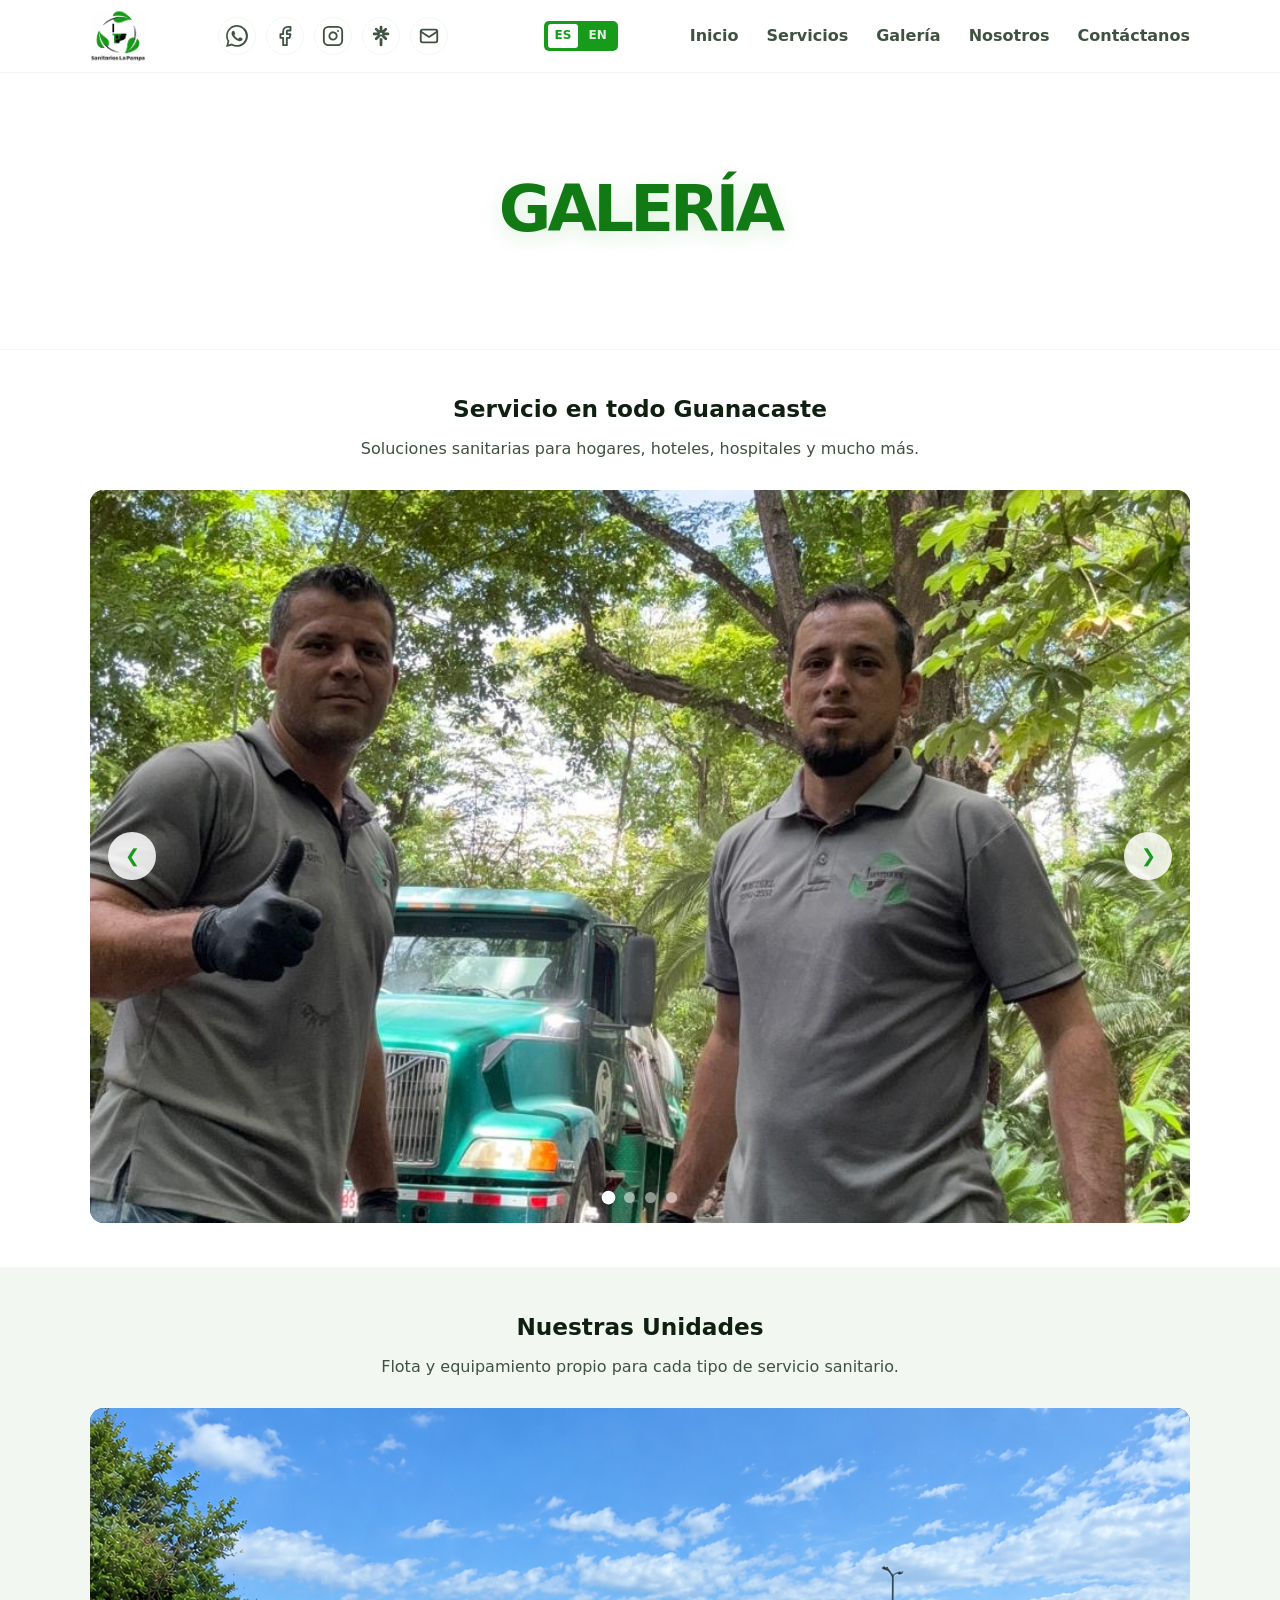
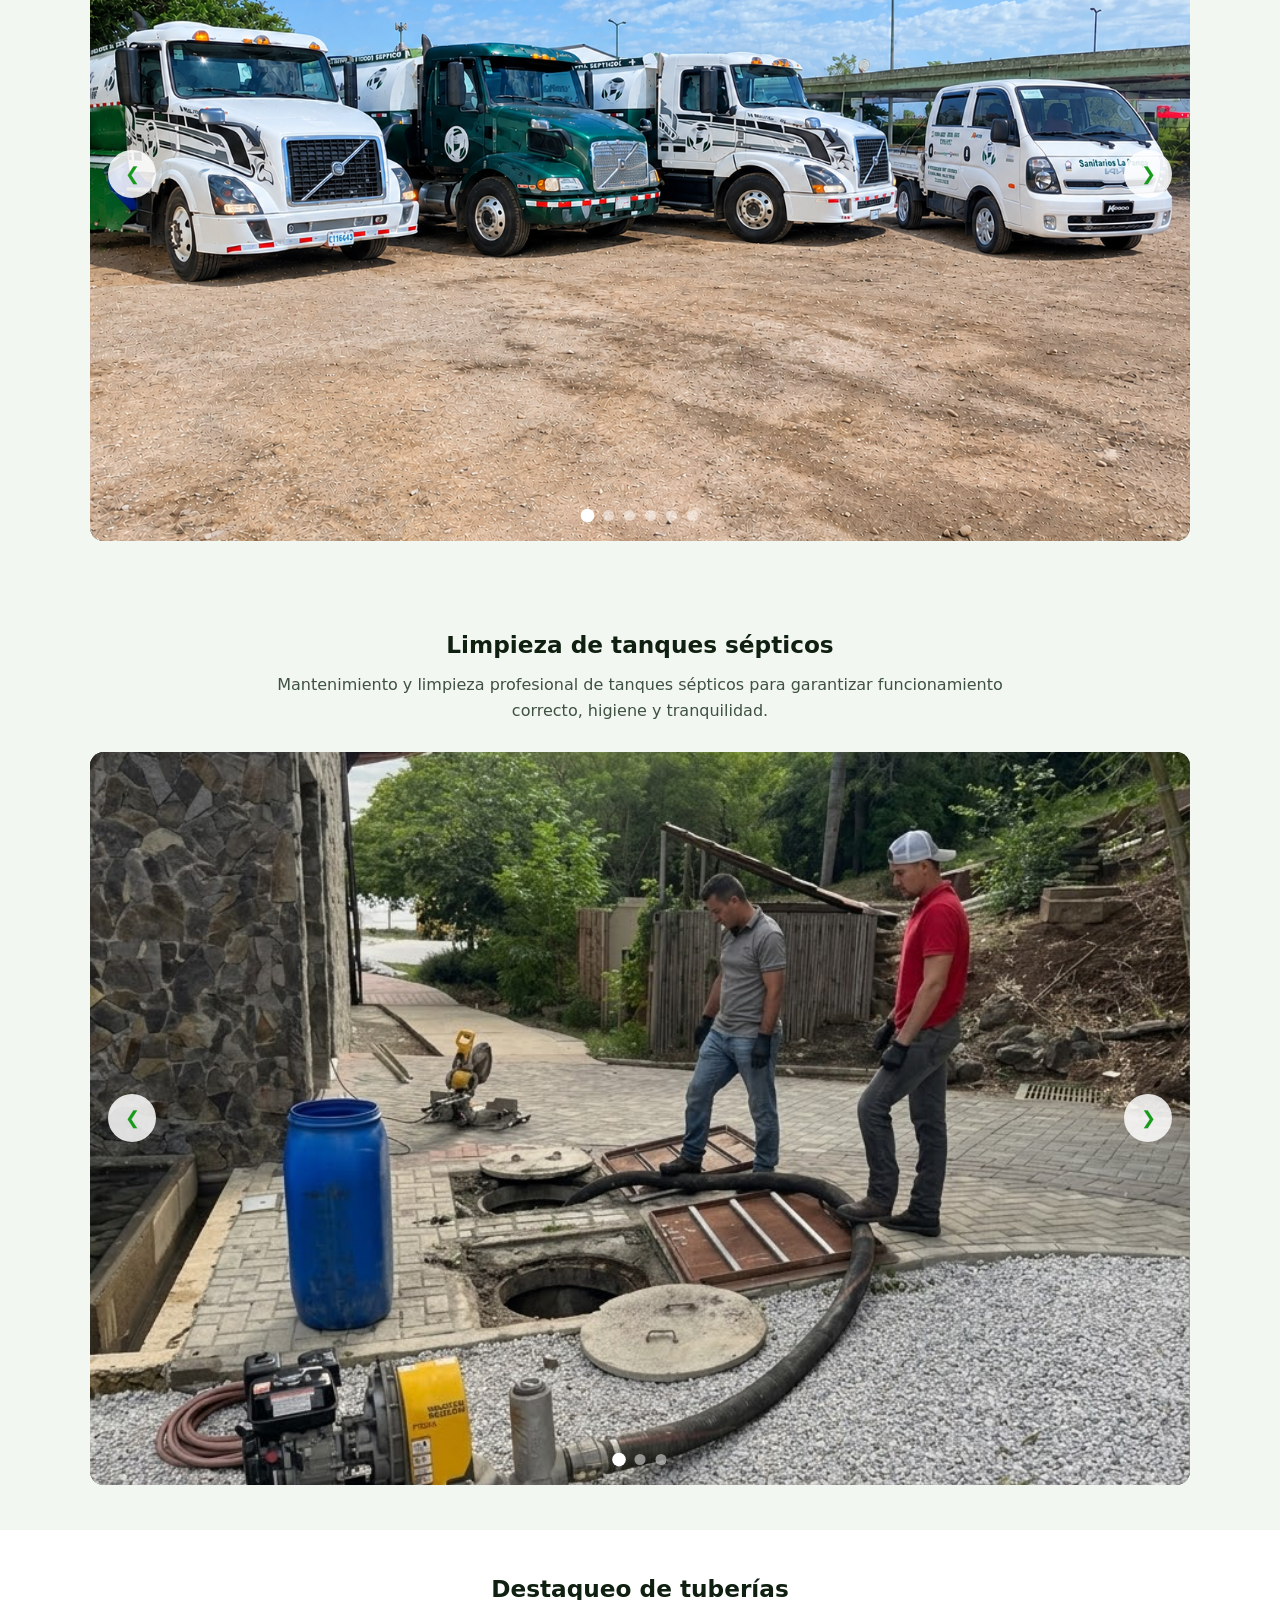
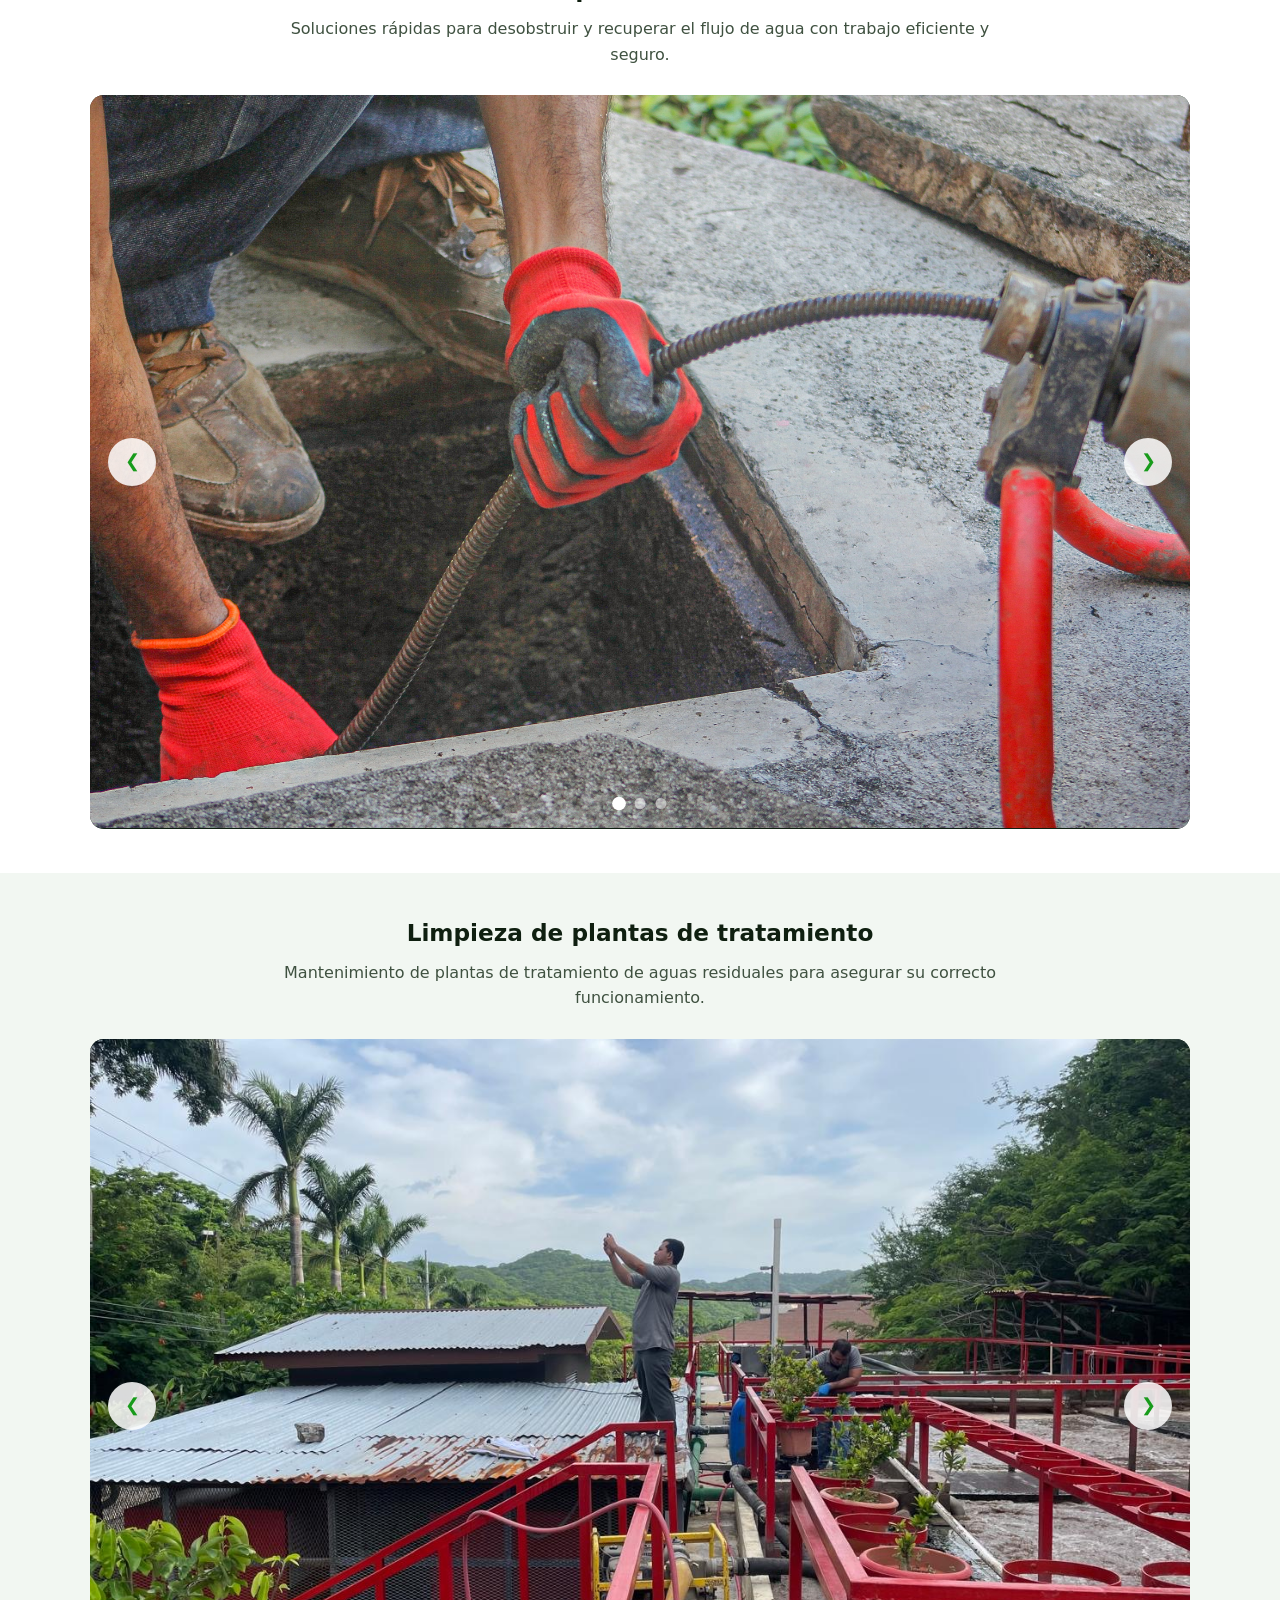
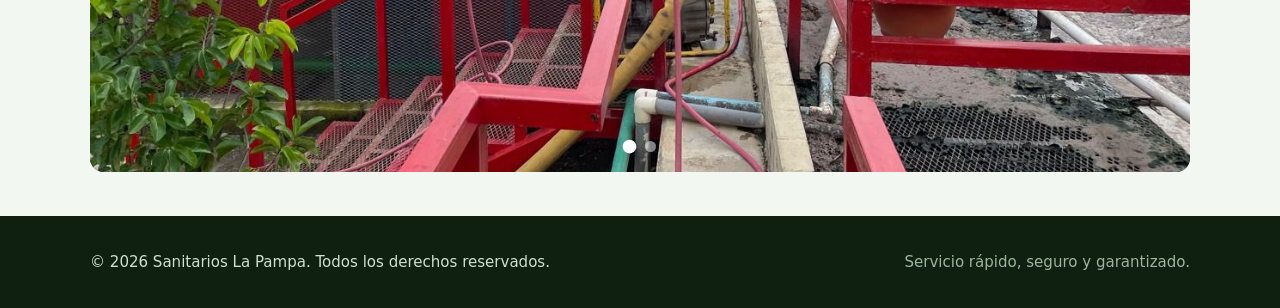
<file: public/galeria.html>
<!DOCTYPE html>
<html lang="es">
<head>
  <meta charset="UTF-8" />
  <meta name="viewport" content="width=device-width, initial-scale=1.0" />
  <meta name="description" content="Galería de trabajos de Sanitarios La Pampa." />
  <title>Galería | Sanitarios La Pampa</title>
  <link rel="icon" href="img/favicon-64.png" sizes="64x64" />
  <link rel="icon" href="img/favicon-512.png" sizes="512x512" />
  <link rel="apple-touch-icon" href="img/favicon-180.png" />
  <link rel="stylesheet" href="css/styles.css" />
  <link rel="alternate" hreflang="es" href="galeria.html" />
  <link rel="alternate" hreflang="en" href="en/galeria.html" />
  <link rel="alternate" hreflang="x-default" href="galeria.html" />
</head>
<body class="gallery-page">
  <div id="splash" class="splash">
    <div class="splash__inner">
      <img src="img/logo%20nuevo/sanitarios_la_pampa_logo.svg" alt="Sanitarios La Pampa" class="splash__logo" />
      <p class="splash__slogan">Somos la opción</p>
    </div>
  </div>
  <header class="header">
    <div class="container header__inner">
      <a href="index.html#inicio" class="logo">
        <img src="img/logo%20nuevo/sanitarios_la_pampa_logo.svg" alt="Sanitarios La Pampa" class="logo__img" />
      </a>

      <div class="social-links" aria-label="Contacto y redes sociales">
        <a href="https://wa.me/50683444802" target="_blank" rel="noopener noreferrer" aria-label="WhatsApp" class="social-link">
          <svg role="img" viewBox="0 0 24 24" width="22" height="22" fill="currentColor" xmlns="http://www.w3.org/2000/svg"><title>WhatsApp</title><path d="M17.472 14.382c-.297-.149-1.758-.867-2.03-.967-.273-.099-.471-.148-.67.15-.197.297-.767.966-.94 1.164-.173.199-.347.223-.644.075-.297-.15-1.255-.463-2.39-1.475-.883-.788-1.48-1.761-1.653-2.059-.173-.297-.018-.458.13-.606.134-.133.298-.347.446-.52.149-.174.198-.298.298-.497.099-.198.05-.371-.025-.52-.075-.149-.669-1.612-.916-2.207-.242-.579-.487-.5-.669-.51-.173-.008-.371-.01-.57-.01-.198 0-.52.074-.792.372-.272.297-1.04 1.016-1.04 2.479 0 1.462 1.065 2.875 1.213 3.074.149.198 2.096 3.2 5.077 4.487.709.306 1.262.489 1.694.625.712.227 1.36.195 1.871.118.571-.085 1.758-.719 2.006-1.413.248-.694.173-1.289-.074-1.413-.074-.124-.272-.198-.57-.347m-5.421 7.403h-.004a9.87 9.87 0 01-5.031-1.378l-.361-.214-3.741.982.998-3.648-.235-.374a9.86 9.86 0 01-1.51-5.26c.001-5.45 4.436-9.884 9.888-9.884 2.64 0 5.122 1.03 6.988 2.898a9.825 9.825 0 012.893 6.994c-.003 5.45-4.437 9.884-9.885 9.884m8.413-18.297A11.815 11.815 0 0012.05 0C5.495 0 .16 5.335.157 11.892c0 2.096.547 4.142 1.588 5.945L.057 24l6.305-1.654a11.882 11.882 0 005.683 1.448h.005c6.554 0 11.89-5.335 11.893-11.893a11.821 11.821 0 00-3.48-8.413Z"/></svg>
        </a>
        <a href="https://www.facebook.com/sanitarioslapampa" target="_blank" rel="noopener noreferrer" aria-label="Facebook" class="social-link">
          <svg viewBox="0 0 24 24" width="22" height="22" fill="none" stroke="currentColor" stroke-width="2" stroke-linecap="round" stroke-linejoin="round"><path d="M18 2h-3a5 5 0 0 0-5 5v3H7v4h3v8h4v-8h3l1-4h-4V7a1 1 0 0 1 1-1h3z"/></svg>
        </a>
        <a href="https://www.instagram.com/sanitarios.la.pampa" target="_blank" rel="noopener noreferrer" aria-label="Instagram" class="social-link">
          <svg viewBox="0 0 24 24" width="22" height="22" fill="none" stroke="currentColor" stroke-width="2" stroke-linecap="round" stroke-linejoin="round"><rect x="2" y="2" width="20" height="20" rx="5" ry="5"/><path d="M16 11.37A4 4 0 1 1 12.63 8 4 4 0 0 1 16 11.37z"/><line x1="17.5" y1="6.5" x2="17.51" y2="6.5"/></svg>
        </a>
        <a href="https://linktr.ee/sanitarioslapampa" target="_blank" rel="noopener noreferrer" aria-label="Linktree" class="social-link">
          <svg viewBox="0 0 256 256" width="22" height="22" fill="none" stroke="currentColor" stroke-width="16" stroke-linecap="round" stroke-linejoin="round"><path d="M136,160v72a8,8,0,0,1-16,0V160a8,8,0,0,0,16,0Zm72-64H147.31l42.35-42.34a8,8,0,0,0-11.32-11.32L136,84.69V24a8,8,0,0,0-16,0V84.69L77.66,42.34A8,8,0,0,0,66.34,53.66L108.69,96H48a8,8,0,0,0,0,16h60.69L66.34,154.34a8,8,0,0,0,11.32,11.32L128,115.31l50.34,50.35a8,8,0,0,0,11.32-11.32L147.31,112H208a8,8,0,0,0,0-16Z"/></svg>
        </a>
        <a href="mailto:info@sanitarioslapampa.com" aria-label="Enviar correo a info@sanitarioslapampa.com" title="Enviar correo" class="social-link">
          <svg viewBox="0 0 24 24" width="22" height="22" fill="none" stroke="currentColor" stroke-width="2" stroke-linecap="round" stroke-linejoin="round" aria-hidden="true"><rect x="3" y="5" width="18" height="14" rx="2"/><path d="m3 7 9 6 9-6"/></svg>
        </a>
      </div>

      <span class="lang-switch">
        <a href="galeria.html" class="lang-switch__link lang-switch__link--active" hreflang="es">ES</a>
        <a href="en/galeria.html" class="lang-switch__link" hreflang="en">EN</a>
      </span>
      <button class="nav-toggle" id="navToggle" aria-label="Abrir menú">
        <span></span><span></span><span></span>
      </button>

      <nav class="nav" id="nav" aria-label="Navegación principal">
        <a href="index.html#inicio">Inicio</a>
        <a href="index.html#servicios">Servicios</a>
        <a href="galeria.html" aria-current="page">Galería</a>
        <a href="index.html#nosotros">Nosotros</a>
        <a href="index.html#contacto">Contáctanos</a>
      </nav>
    </div>
  </header>

  <main class="gallery-page__main">
    <section class="section gallery-page__title">
      <div class="container">
        <header class="section__head gallery-page__hero">
          <h1>Galería</h1>
        </header>
      </div>
    </section>

    <section class="gallery-category" id="servicio-guanacaste">
      <div class="container">
        <h2 class="gallery-category__title">Servicio en todo Guanacaste</h2>
        <p class="gallery-category__description">Soluciones sanitarias para hogares, hoteles, hospitales y mucho más.</p>
        <div class="slider gallery-slider" aria-label="Trabajos de servicio en todo Guanacaste">
          <div class="slider__viewport">
            <div class="slider__track">
              <article class="slide gallery-photo-slide" aria-label="Servicio en Guanacaste 1">
                <img class="gallery-photo-slide__image" src="img/sanitarios3/1.jpeg" alt="Servicio en todo Guanacaste 1" />
              </article>
              <article class="slide gallery-photo-slide gallery-photo-slide--street" aria-label="Servicio en Guanacaste 2">
                <img class="gallery-photo-slide__image" src="img/sanitarios3/80eeaa4b-2dda-46a0-aad2-43381ca955be.jpeg" alt="Servicio en todo Guanacaste 2" />
              </article>
              <article class="slide gallery-photo-slide gallery-photo-slide--equipment" aria-label="Servicio en Guanacaste 3">
                <img class="gallery-photo-slide__image" src="img/sanitarios3/e9904882-d9e9-4653-b3da-02e5234c21f3.jpeg" alt="Servicio en todo Guanacaste 3" />
              </article>
              <article class="slide gallery-photo-slide" aria-label="Servicio en Guanacaste 4">
                <img class="gallery-photo-slide__image" src="img/sanitarios3/ed5434e3-744f-4e17-85fd-4c62e973e9c8.jpeg" alt="Servicio en todo Guanacaste 4" />
              </article>
            </div>
          </div>
          <button class="slider__arrow slider__arrow--prev" type="button" aria-label="Foto anterior">&#10094;</button>
          <button class="slider__arrow slider__arrow--next" type="button" aria-label="Foto siguiente">&#10095;</button>
          <div class="slider__dots"></div>
        </div>
      </div>
    </section>

    <section class="gallery-category gallery-category--alt" id="nuestras-unidades">
      <div class="container">
        <h2 class="gallery-category__title">Nuestras Unidades</h2>
        <p class="gallery-category__description">Flota y equipamiento propio para cada tipo de servicio sanitario.</p>
        <div class="slider gallery-slider" aria-label="Nuestras unidades y equipamiento">
          <div class="slider__viewport">
            <div class="slider__track">
              <article class="slide gallery-photo-slide" aria-label="Unidad 1">
                <img class="gallery-photo-slide__image" src="img/unidades/1.PNG" alt="Unidad 1" />
              </article>
              <article class="slide gallery-photo-slide gallery-photo-slide--street" aria-label="Unidad 2">
                <img class="gallery-photo-slide__image" src="img/unidades/08b5027b-2582-4919-868a-5d3a08d78a19.jpeg" alt="Unidad 2" />
              </article>
              <article class="slide gallery-photo-slide gallery-photo-slide--equipment" aria-label="Unidad 3">
                <img class="gallery-photo-slide__image" src="img/unidades/3e415a95-f7a2-49d8-842b-35566c660eb0.jpeg" alt="Unidad 3" />
              </article>
              <article class="slide gallery-photo-slide" aria-label="Unidad 4">
                <img class="gallery-photo-slide__image" src="img/unidades/653d8ad9-294e-4309-88f5-bd3d006876b5.jpeg" alt="Unidad 4" />
              </article>
              <article class="slide gallery-photo-slide gallery-photo-slide--street" aria-label="Unidad 5">
                <img class="gallery-photo-slide__image" src="img/unidades/9ac09e5c-1340-4951-b8ce-7b8a697145bb.jpeg" alt="Unidad 5" />
              </article>
              <article class="slide gallery-photo-slide gallery-photo-slide--equipment" aria-label="Unidad 6">
                <img class="gallery-photo-slide__image" src="img/unidades/ed5434e3-744f-4e17-85fd-4c62e973e9c8.jpeg" alt="Unidad 6" />
              </article>
            </div>
          </div>
          <button class="slider__arrow slider__arrow--prev" type="button" aria-label="Foto anterior">&#10094;</button>
          <button class="slider__arrow slider__arrow--next" type="button" aria-label="Foto siguiente">&#10095;</button>
          <div class="slider__dots"></div>
        </div>
      </div>
    </section>

    <section class="gallery-category gallery-category--alt" id="limpieza-tanques">
      <div class="container">
        <h2 class="gallery-category__title">Limpieza de tanques sépticos</h2>
        <p class="gallery-category__description">Mantenimiento y limpieza profesional de tanques sépticos para garantizar funcionamiento correcto, higiene y tranquilidad.</p>
        <div class="slider gallery-slider" aria-label="Trabajos de limpieza de tanques sépticos">
          <div class="slider__viewport">
            <div class="slider__track">
              <article class="slide gallery-photo-slide" aria-label="Tanque séptico en servicio">
                <img class="gallery-photo-slide__image" src="img/1.jpeg" alt="Trabajo de limpieza de tanque séptico" />
              </article>
              <article class="slide gallery-photo-slide gallery-photo-slide--street" aria-label="Mantenimiento de un tanque séptico">
                <img class="gallery-photo-slide__image" src="img/2.jpeg" alt="Mantenimiento de tanque séptico" />
              </article>
              <article class="slide gallery-photo-slide gallery-photo-slide--equipment" aria-label="Equipo de limpieza de tanque séptico">
                <img class="gallery-photo-slide__image" src="img/3.jpeg" alt="Equipo utilizado para limpiar un tanque séptico" />
              </article>
            </div>
          </div>
          <button class="slider__arrow slider__arrow--prev" type="button" aria-label="Foto anterior">&#10094;</button>
          <button class="slider__arrow slider__arrow--next" type="button" aria-label="Foto siguiente">&#10095;</button>
          <div class="slider__dots"></div>
        </div>
      </div>
    </section>

    <section class="gallery-category" id="destaqueo-tuberias">
      <div class="container">
        <h2 class="gallery-category__title">Destaqueo de tuberías</h2>
        <p class="gallery-category__description">Soluciones rápidas para desobstruir y recuperar el flujo de agua con trabajo eficiente y seguro.</p>
        <div class="slider gallery-slider" aria-label="Trabajos de destaqueo de tuberías">
          <div class="slider__viewport">
            <div class="slider__track" id="sliderTrack">
              <article class="slide gallery-photo-slide" aria-label="Operario usando una sonda eléctrica en una tubería">
                <img class="gallery-photo-slide__image" src="img/_MG_8417.jpg" alt="Operario introduce una sonda eléctrica en una tubería" />
              </article>
              <article class="slide gallery-photo-slide gallery-photo-slide--street" aria-label="Equipo de destaqueo en un servicio en exteriores">
                <img class="gallery-photo-slide__image" src="img/_MG_8392.jpg" alt="Operario trasladando el equipo para destapar tuberías" />
              </article>
              <article class="slide gallery-photo-slide gallery-photo-slide--equipment" aria-label="Operario transportando equipo para tuberías">
                <img class="gallery-photo-slide__image" src="img/_MG_8419.jpg" alt="Equipo de sonda eléctrica utilizado en un servicio de destaqueo" />
              </article>
            </div>
          </div>
          <button class="slider__arrow slider__arrow--prev" id="slidePrev" type="button" aria-label="Foto anterior">&#10094;</button>
          <button class="slider__arrow slider__arrow--next" id="slideNext" type="button" aria-label="Foto siguiente">&#10095;</button>
          <div class="slider__dots" id="sliderDots"></div>
        </div>
      </div>
    </section>

    <section class="gallery-category gallery-category--alt" id="limpieza-plantas">
      <div class="container">
        <h2 class="gallery-category__title">Limpieza de plantas de tratamiento</h2>
        <p class="gallery-category__description">Mantenimiento de plantas de tratamiento de aguas residuales para asegurar su correcto funcionamiento.</p>
        <div class="slider gallery-slider" aria-label="Trabajos de limpieza de plantas de tratamiento">
          <div class="slider__viewport">
            <div class="slider__track">
              <article class="slide gallery-photo-slide" aria-label="Limpieza de planta de tratamiento 1">
                <img class="gallery-photo-slide__image" src="img/planta1.jpeg" alt="Limpieza de planta de tratamiento 1" />
              </article>
              <article class="slide gallery-photo-slide gallery-photo-slide--street" aria-label="Limpieza de planta de tratamiento 2">
                <img class="gallery-photo-slide__image" src="img/planta2.jpeg" alt="Limpieza de planta de tratamiento 2" />
              </article>
            </div>
          </div>
          <button class="slider__arrow slider__arrow--prev" type="button" aria-label="Foto anterior">&#10094;</button>
          <button class="slider__arrow slider__arrow--next" type="button" aria-label="Foto siguiente">&#10095;</button>
          <div class="slider__dots"></div>
        </div>
      </div>
    </section>
  </main>

  <footer class="footer">
    <div class="container footer__inner">
      <p>&copy; <span id="year"></span> Sanitarios La Pampa. Todos los derechos reservados.</p>
      <p class="footer__tag">Servicio rápido, seguro y garantizado.</p>
    </div>
  </footer>

  <script src="js/main.js"></script>
</body>
</html>
</file>
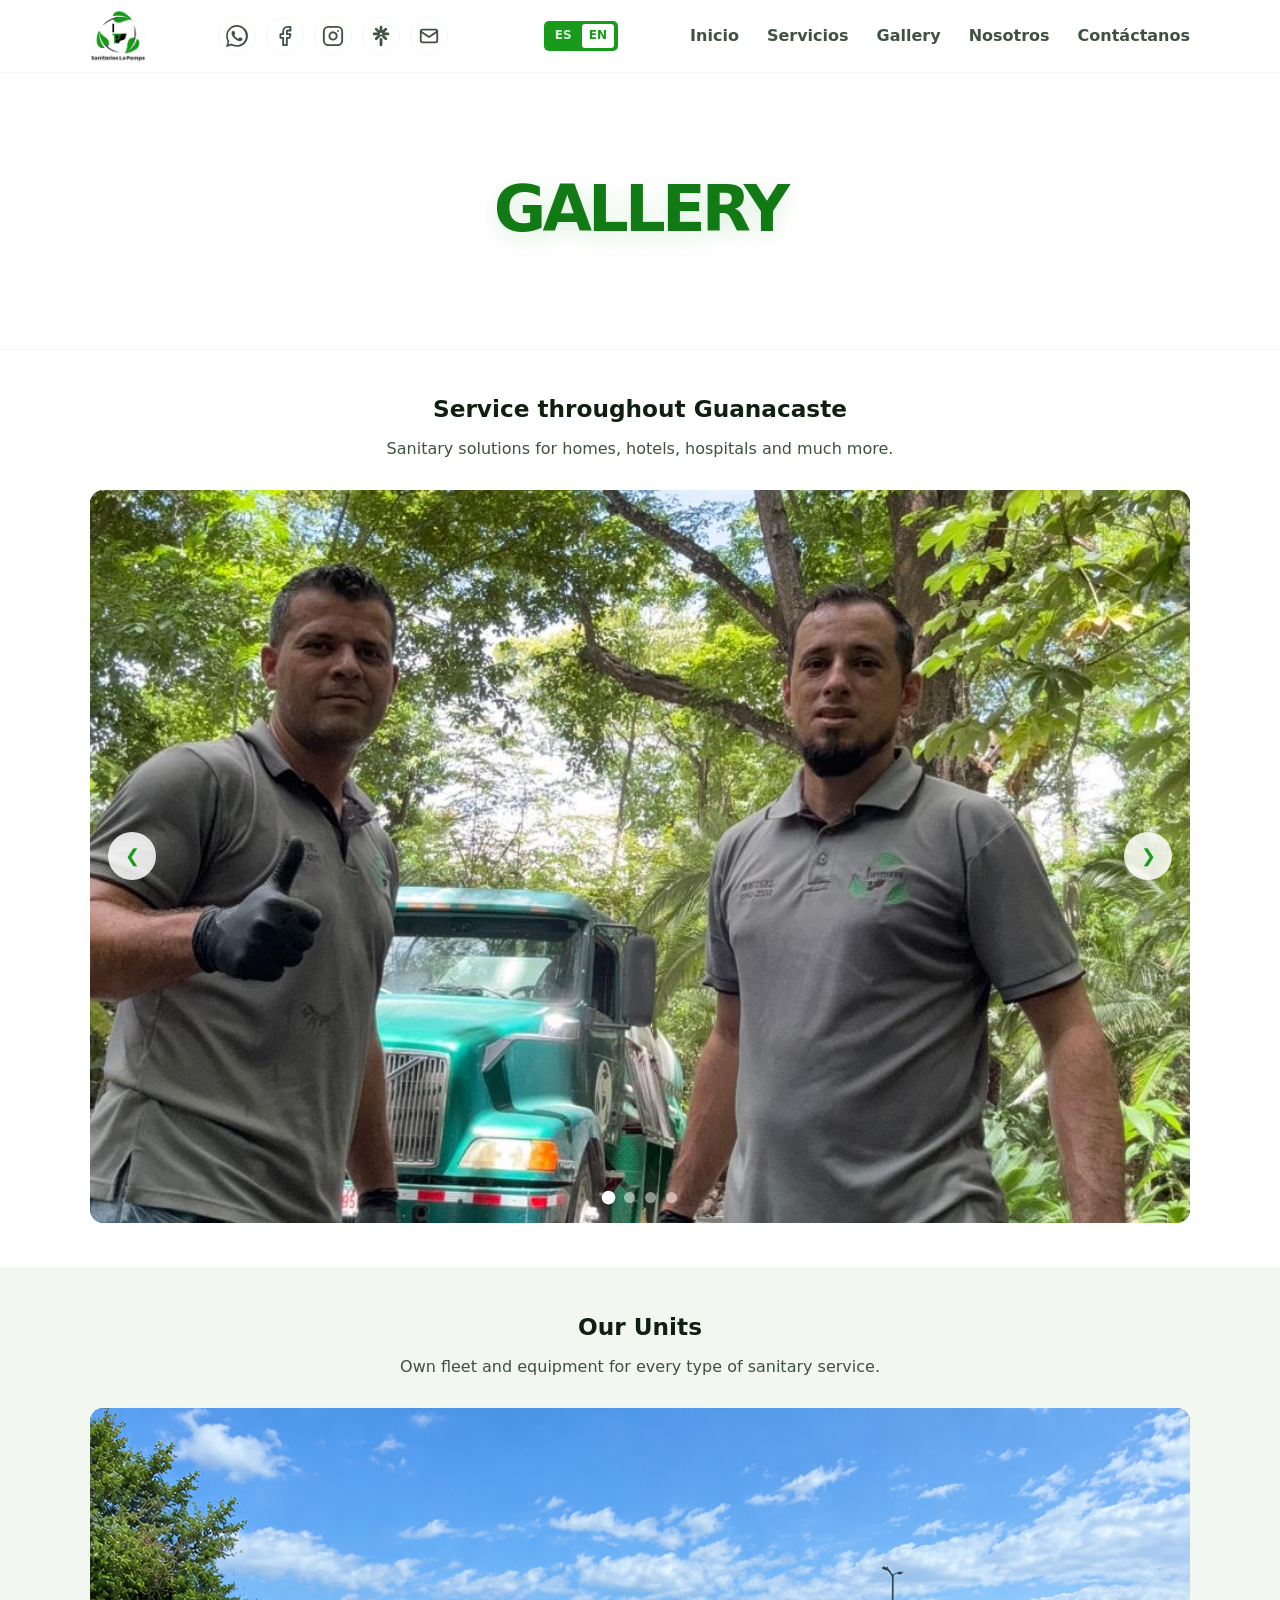
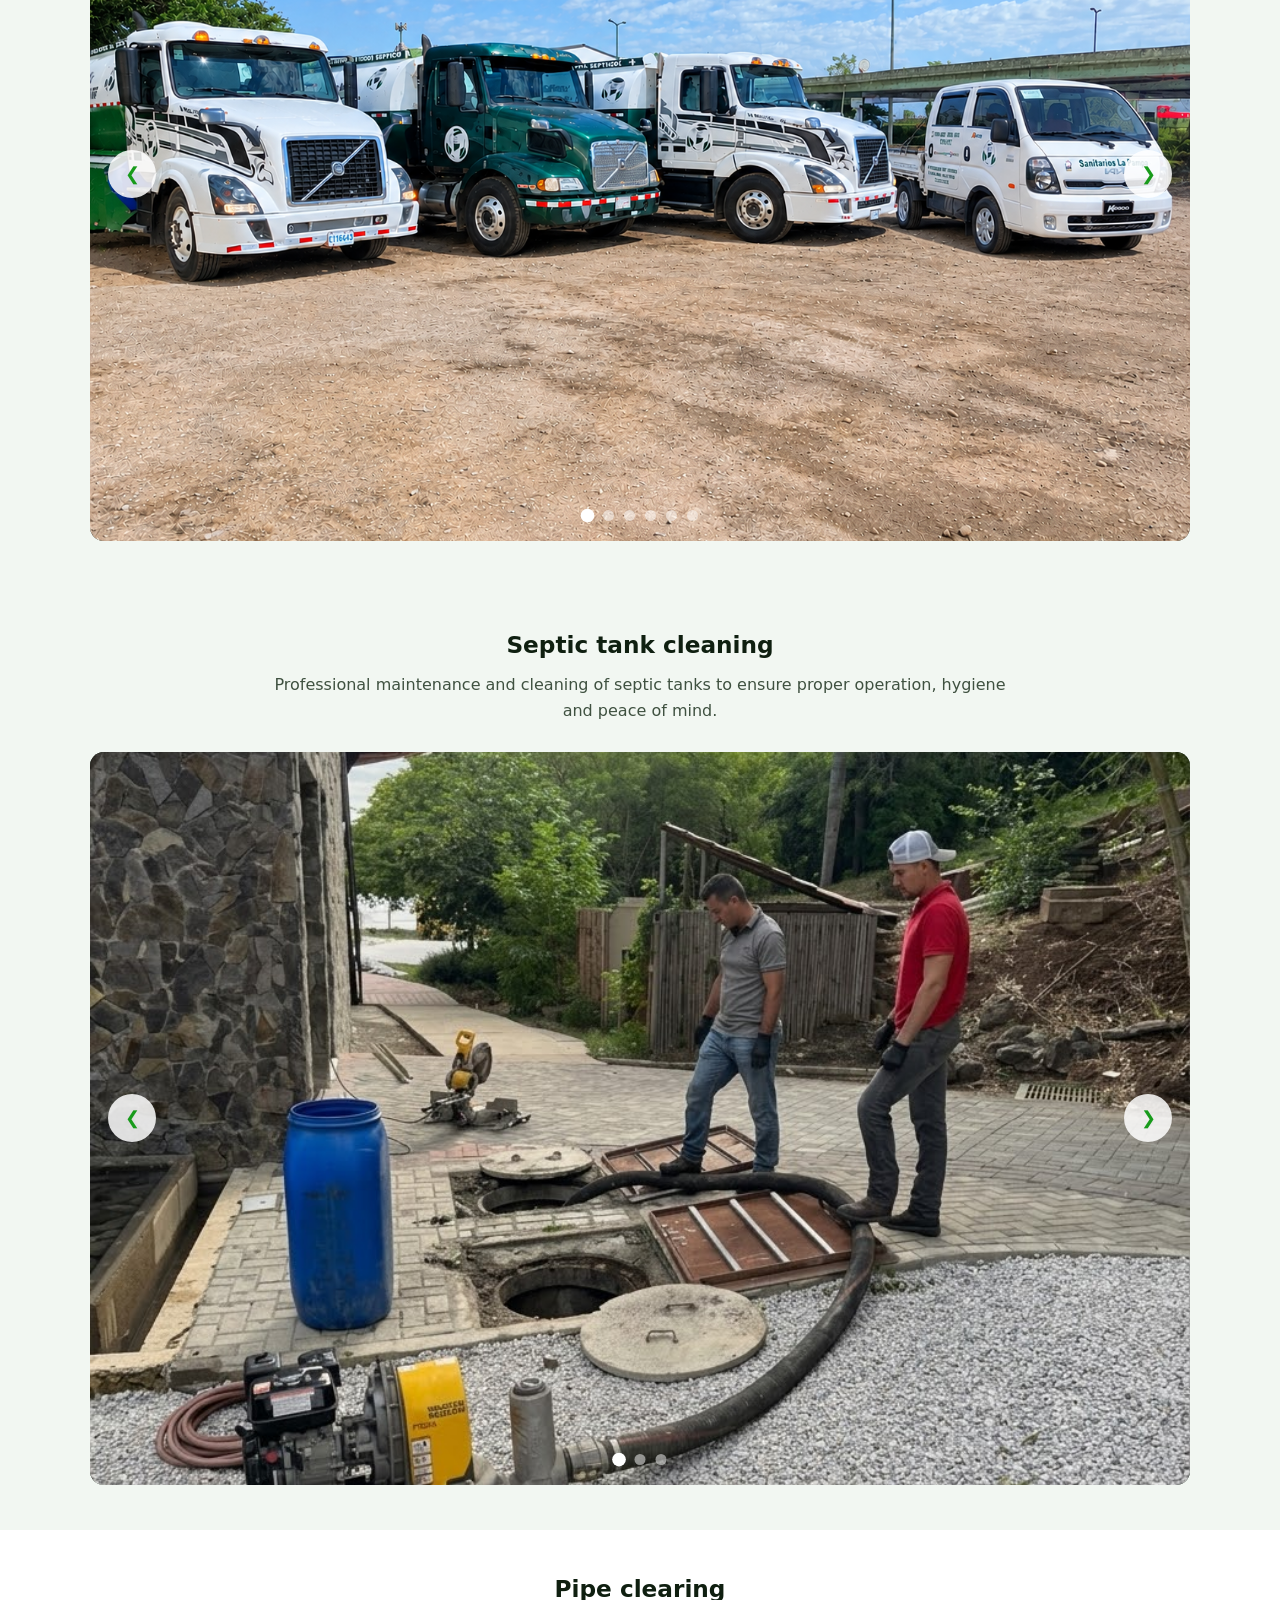
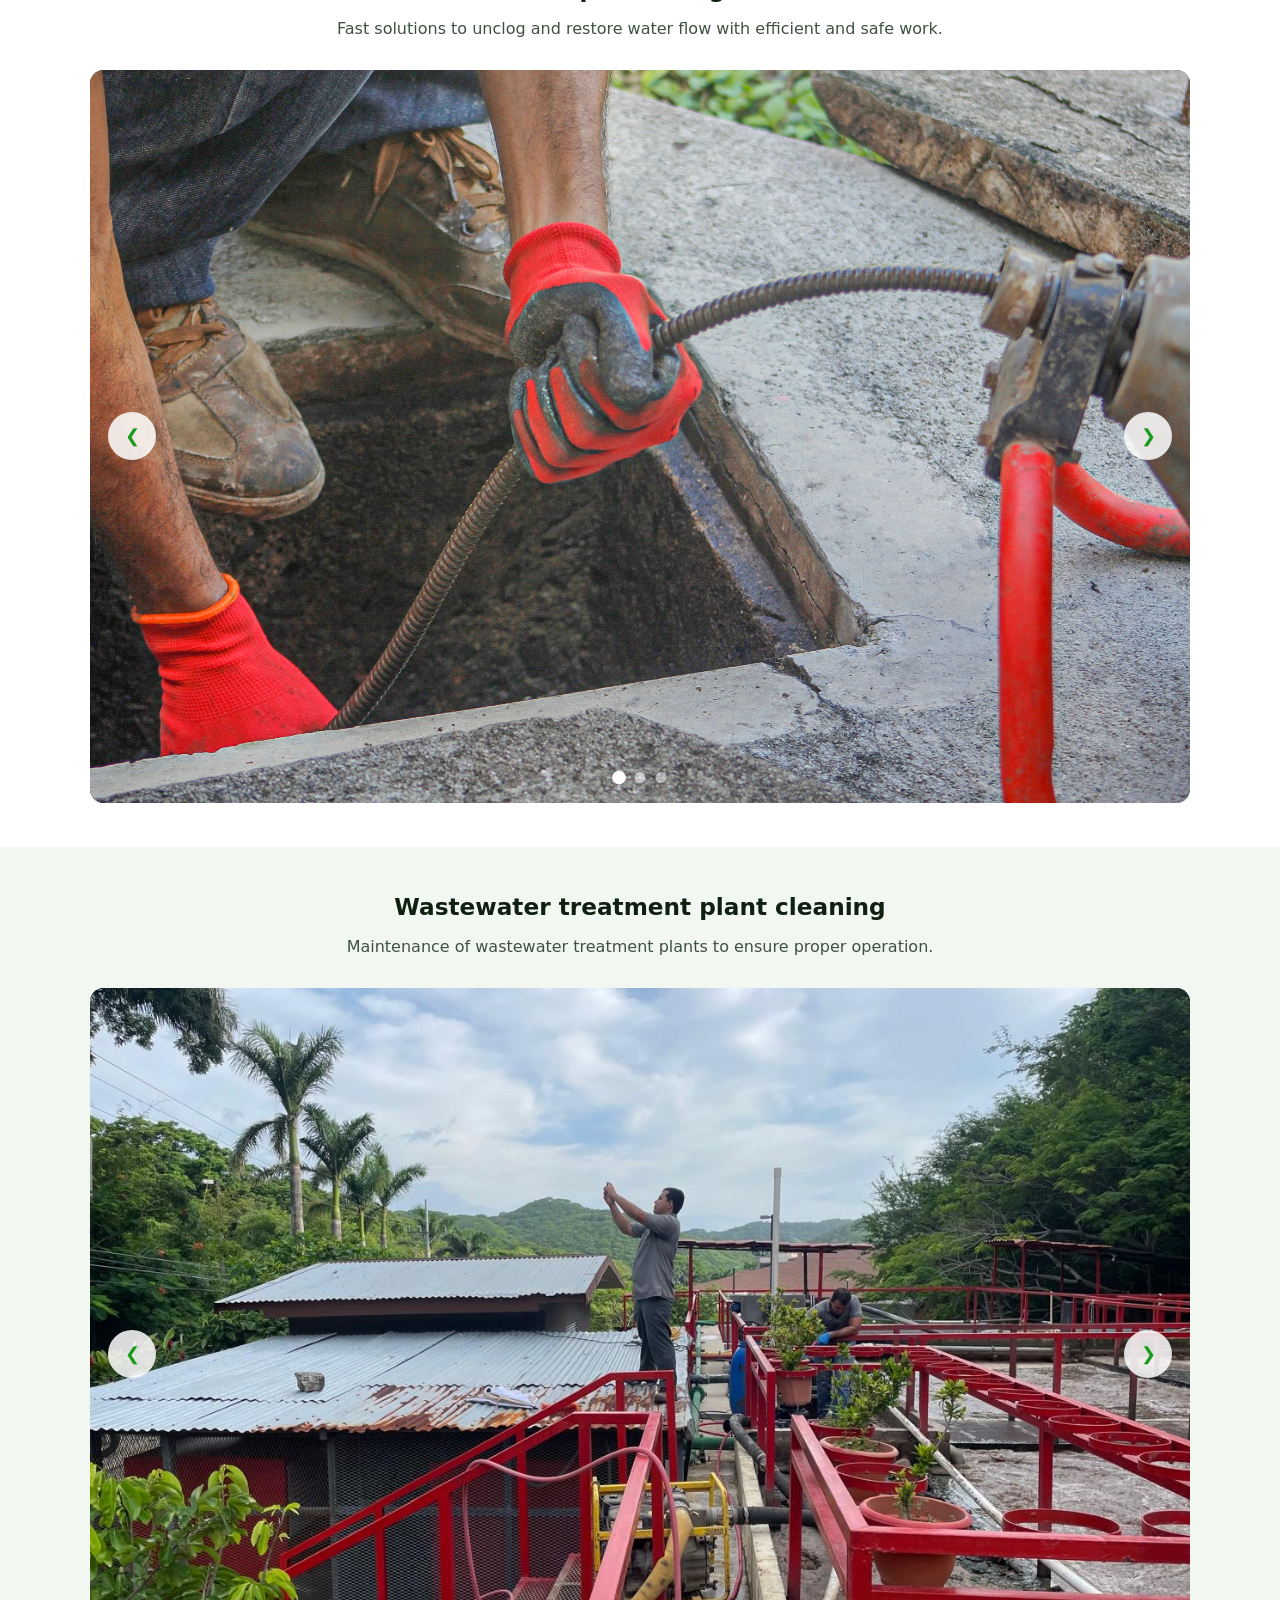
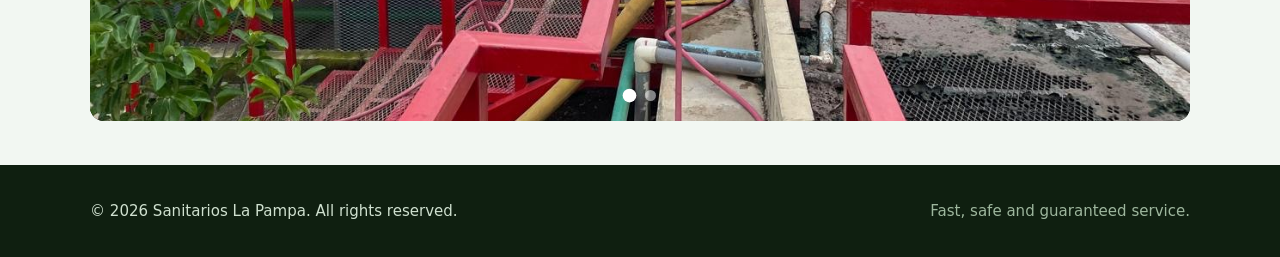
<file: public/en/galeria.html>
<!DOCTYPE html>
<html lang="en">
<head>
  <meta charset="UTF-8" />
  <meta name="viewport" content="width=device-width, initial-scale=1.0" />
  <meta name="description" content="Work gallery of Sanitarios La Pampa." />
  <title>Gallery | Sanitarios La Pampa</title>
  <link rel="icon" href="../img/favicon-64.png" sizes="64x64" />
  <link rel="icon" href="../img/favicon-512.png" sizes="512x512" />
  <link rel="apple-touch-icon" href="../img/favicon-180.png" />
  <link rel="stylesheet" href="../css/styles.css" />
  <link rel="alternate" hreflang="es" href="../galeria.html" />
  <link rel="alternate" hreflang="en" href="galeria.html" />
  <link rel="alternate" hreflang="x-default" href="../galeria.html" />
</head>
<body class="gallery-page">
  <div id="splash" class="splash">
    <div class="splash__inner">
      <img src="../img/logo%20nuevo/sanitarios_la_pampa_logo.svg" alt="Sanitarios La Pampa" class="splash__logo" />
      <p class="splash__slogan">We are the option</p>
    </div>
  </div>
  <header class="header">
    <div class="container header__inner">
      <a href="../index.html#inicio" class="logo">
        <img src="../img/logo%20nuevo/sanitarios_la_pampa_logo.svg" alt="Sanitarios La Pampa" class="logo__img" />
      </a>

      <div class="social-links" aria-label="Contact and social media">
        <a href="https://wa.me/50683444802" target="_blank" rel="noopener noreferrer" aria-label="WhatsApp" class="social-link">
          <svg role="img" viewBox="0 0 24 24" width="22" height="22" fill="currentColor" xmlns="http://www.w3.org/2000/svg"><title>WhatsApp</title><path d="M17.472 14.382c-.297-.149-1.758-.867-2.03-.967-.273-.099-.471-.148-.67.15-.197.297-.767.966-.94 1.164-.173.199-.347.223-.644.075-.297-.15-1.255-.463-2.39-1.475-.883-.788-1.48-1.761-1.653-2.059-.173-.297-.018-.458.13-.606.134-.133.298-.347.446-.52.149-.174.198-.298.298-.497.099-.198.05-.371-.025-.52-.075-.149-.669-1.612-.916-2.207-.242-.579-.487-.5-.669-.51-.173-.008-.371-.01-.57-.01-.198 0-.52.074-.792.372-.272.297-1.04 1.016-1.04 2.479 0 1.462 1.065 2.875 1.213 3.074.149.198 2.096 3.2 5.077 4.487.709.306 1.262.489 1.694.625.712.227 1.36.195 1.871.118.571-.085 1.758-.719 2.006-1.413.248-.694.173-1.289-.074-1.413-.074-.124-.272-.198-.57-.347m-5.421 7.403h-.004a9.87 9.87 0 01-5.031-1.378l-.361-.214-3.741.982.998-3.648-.235-.374a9.86 9.86 0 01-1.51-5.26c.001-5.45 4.436-9.884 9.888-9.884 2.64 0 5.122 1.03 6.988 2.898a9.825 9.825 0 012.893 6.994c-.003 5.45-4.437 9.884-9.885 9.884m8.413-18.297A11.815 11.815 0 0012.05 0C5.495 0 .16 5.335.157 11.892c0 2.096.547 4.142 1.588 5.945L.057 24l6.305-1.654a11.882 11.882 0 005.683 1.448h.005c6.554 0 11.89-5.335 11.893-11.893a11.821 11.821 0 00-3.48-8.413Z"/></svg>
        </a>
        <a href="https://www.facebook.com/sanitarioslapampa" target="_blank" rel="noopener noreferrer" aria-label="Facebook" class="social-link">
          <svg viewBox="0 0 24 24" width="22" height="22" fill="none" stroke="currentColor" stroke-width="2" stroke-linecap="round" stroke-linejoin="round"><path d="M18 2h-3a5 5 0 0 0-5 5v3H7v4h3v8h4v-8h3l1-4h-4V7a1 1 0 0 1 1-1h3z"/></svg>
        </a>
        <a href="https://www.instagram.com/sanitarios.la.pampa" target="_blank" rel="noopener noreferrer" aria-label="Instagram" class="social-link">
          <svg viewBox="0 0 24 24" width="22" height="22" fill="none" stroke="currentColor" stroke-width="2" stroke-linecap="round" stroke-linejoin="round"><rect x="2" y="2" width="20" height="20" rx="5" ry="5"/><path d="M16 11.37A4 4 0 1 1 12.63 8 4 4 0 0 1 16 11.37z"/><line x1="17.5" y1="6.5" x2="17.51" y2="6.5"/></svg>
        </a>
        <a href="https://linktr.ee/sanitarioslapampa" target="_blank" rel="noopener noreferrer" aria-label="Linktree" class="social-link">
          <svg viewBox="0 0 256 256" width="22" height="22" fill="none" stroke="currentColor" stroke-width="16" stroke-linecap="round" stroke-linejoin="round"><path d="M136,160v72a8,8,0,0,1-16,0V160a8,8,0,0,0,16,0Zm72-64H147.31l42.35-42.34a8,8,0,0,0-11.32-11.32L136,84.69V24a8,8,0,0,0-16,0V84.69L77.66,42.34A8,8,0,0,0,66.34,53.66L108.69,96H48a8,8,0,0,0,0,16h60.69L66.34,154.34a8,8,0,0,0,11.32,11.32L128,115.31l50.34,50.35a8,8,0,0,0,11.32-11.32L147.31,112H208a8,8,0,0,0,0-16Z"/></svg>
        </a>
        <a href="mailto:info@sanitarioslapampa.com" aria-label="Send email to info@sanitarioslapampa.com" title="Send email" class="social-link">
          <svg viewBox="0 0 24 24" width="22" height="22" fill="none" stroke="currentColor" stroke-width="2" stroke-linecap="round" stroke-linejoin="round" aria-hidden="true"><rect x="3" y="5" width="18" height="14" rx="2"/><path d="m3 7 9 6 9-6"/></svg>
        </a>
      </div>

      <span class="lang-switch">
        <a href="../galeria.html" class="lang-switch__link" hreflang="es">ES</a>
        <a href="galeria.html" class="lang-switch__link lang-switch__link--active" hreflang="en">EN</a>
      </span>
      <button class="nav-toggle" id="navToggle" aria-label="Open menu">
        <span></span><span></span><span></span>
      </button>

      <nav class="nav" id="nav" aria-label="Main navigation">
        <a href="../index.html#inicio">Inicio</a>
        <a href="../index.html#servicios">Servicios</a>
        <a href="galeria.html" aria-current="page">Gallery</a>
        <a href="../index.html#nosotros">Nosotros</a>
        <a href="../index.html#contacto">Contáctanos</a>
      </nav>
    </div>
  </header>

  <main class="gallery-page__main">
    <section class="section gallery-page__title">
      <div class="container">
        <header class="section__head gallery-page__hero">
          <h1>Gallery</h1>
        </header>
      </div>
    </section>

    <section class="gallery-category" id="servicio-guanacaste">
      <div class="container">
        <h2 class="gallery-category__title">Service throughout Guanacaste</h2>
        <p class="gallery-category__description">Sanitary solutions for homes, hotels, hospitals and much more.</p>
        <div class="slider gallery-slider" aria-label="Service throughout Guanacaste works">
          <div class="slider__viewport">
            <div class="slider__track">
              <article class="slide gallery-photo-slide" aria-label="Service in Guanacaste 1">
                <img class="gallery-photo-slide__image" src="../img/sanitarios3/1.jpeg" alt="Service throughout Guanacaste 1" />
              </article>
              <article class="slide gallery-photo-slide gallery-photo-slide--street" aria-label="Service in Guanacaste 2">
                <img class="gallery-photo-slide__image" src="../img/sanitarios3/80eeaa4b-2dda-46a0-aad2-43381ca955be.jpeg" alt="Service throughout Guanacaste 2" />
              </article>
              <article class="slide gallery-photo-slide gallery-photo-slide--equipment" aria-label="Service in Guanacaste 3">
                <img class="gallery-photo-slide__image" src="../img/sanitarios3/e9904882-d9e9-4653-b3da-02e5234c21f3.jpeg" alt="Service throughout Guanacaste 3" />
              </article>
              <article class="slide gallery-photo-slide" aria-label="Service in Guanacaste 4">
                <img class="gallery-photo-slide__image" src="../img/sanitarios3/ed5434e3-744f-4e17-85fd-4c62e973e9c8.jpeg" alt="Service throughout Guanacaste 4" />
              </article>
            </div>
          </div>
          <button class="slider__arrow slider__arrow--prev" type="button" aria-label="Previous photo">&#10094;</button>
          <button class="slider__arrow slider__arrow--next" type="button" aria-label="Next photo">&#10095;</button>
          <div class="slider__dots"></div>
        </div>
      </div>
    </section>

    <section class="gallery-category gallery-category--alt" id="nuestras-unidades">
      <div class="container">
        <h2 class="gallery-category__title">Our Units</h2>
        <p class="gallery-category__description">Own fleet and equipment for every type of sanitary service.</p>
        <div class="slider gallery-slider" aria-label="Our units and equipment">
          <div class="slider__viewport">
            <div class="slider__track">
              <article class="slide gallery-photo-slide" aria-label="Unidad 1">
                <img class="gallery-photo-slide__image" src="../img/unidades/1.PNG" alt="Unidad 1" />
              </article>
              <article class="slide gallery-photo-slide gallery-photo-slide--street" aria-label="Unidad 2">
                <img class="gallery-photo-slide__image" src="../img/unidades/08b5027b-2582-4919-868a-5d3a08d78a19.jpeg" alt="Unidad 2" />
              </article>
              <article class="slide gallery-photo-slide gallery-photo-slide--equipment" aria-label="Unidad 3">
                <img class="gallery-photo-slide__image" src="../img/unidades/3e415a95-f7a2-49d8-842b-35566c660eb0.jpeg" alt="Unidad 3" />
              </article>
              <article class="slide gallery-photo-slide" aria-label="Unidad 4">
                <img class="gallery-photo-slide__image" src="../img/unidades/653d8ad9-294e-4309-88f5-bd3d006876b5.jpeg" alt="Unidad 4" />
              </article>
              <article class="slide gallery-photo-slide gallery-photo-slide--street" aria-label="Unidad 5">
                <img class="gallery-photo-slide__image" src="../img/unidades/9ac09e5c-1340-4951-b8ce-7b8a697145bb.jpeg" alt="Unidad 5" />
              </article>
              <article class="slide gallery-photo-slide gallery-photo-slide--equipment" aria-label="Unidad 6">
                <img class="gallery-photo-slide__image" src="../img/unidades/ed5434e3-744f-4e17-85fd-4c62e973e9c8.jpeg" alt="Unidad 6" />
              </article>
            </div>
          </div>
          <button class="slider__arrow slider__arrow--prev" type="button" aria-label="Previous photo">&#10094;</button>
          <button class="slider__arrow slider__arrow--next" type="button" aria-label="Next photo">&#10095;</button>
          <div class="slider__dots"></div>
        </div>
      </div>
    </section>

    <section class="gallery-category gallery-category--alt" id="limpieza-tanques">
      <div class="container">
        <h2 class="gallery-category__title">Septic tank cleaning</h2>
        <p class="gallery-category__description">Professional maintenance and cleaning of septic tanks to ensure proper operation, hygiene and peace of mind.</p>
        <div class="slider gallery-slider" aria-label="Septic tank cleaning works">
          <div class="slider__viewport">
            <div class="slider__track">
              <article class="slide gallery-photo-slide" aria-label="Septic tank in service">
                <img class="gallery-photo-slide__image" src="../img/1.jpeg" alt="Septic tank cleaning work" />
              </article>
              <article class="slide gallery-photo-slide gallery-photo-slide--street" aria-label="Septic tank maintenance">
                <img class="gallery-photo-slide__image" src="../img/2.jpeg" alt="Septic tank maintenance" />
              </article>
              <article class="slide gallery-photo-slide gallery-photo-slide--equipment" aria-label="Septic tank cleaning equipment">
                <img class="gallery-photo-slide__image" src="../img/3.jpeg" alt="Equipment used to clean a septic tank" />
              </article>
            </div>
          </div>
          <button class="slider__arrow slider__arrow--prev" type="button" aria-label="Previous photo">&#10094;</button>
          <button class="slider__arrow slider__arrow--next" type="button" aria-label="Next photo">&#10095;</button>
          <div class="slider__dots"></div>
        </div>
      </div>
    </section>

    <section class="gallery-category" id="destaqueo-tuberias">
      <div class="container">
        <h2 class="gallery-category__title">Pipe clearing</h2>
        <p class="gallery-category__description">Fast solutions to unclog and restore water flow with efficient and safe work.</p>
        <div class="slider gallery-slider" aria-label="Pipe clearing works">
          <div class="slider__viewport">
            <div class="slider__track" id="sliderTrack">
              <article class="slide gallery-photo-slide" aria-label="Worker using an electric auger in a pipe">
                <img class="gallery-photo-slide__image" src="../img/_MG_8417.jpg" alt="Worker inserting an electric auger into a pipe" />
              </article>
              <article class="slide gallery-photo-slide gallery-photo-slide--street" aria-label="Clearing equipment in an outdoor service">
                <img class="gallery-photo-slide__image" src="../img/_MG_8392.jpg" alt="Worker moving equipment to unclog pipes" />
              </article>
              <article class="slide gallery-photo-slide gallery-photo-slide--equipment" aria-label="Worker transporting pipe equipment">
                <img class="gallery-photo-slide__image" src="../img/_MG_8419.jpg" alt="Electric auger equipment used in a clearing service" />
              </article>
            </div>
          </div>
          <button class="slider__arrow slider__arrow--prev" id="slidePrev" type="button" aria-label="Previous photo">&#10094;</button>
          <button class="slider__arrow slider__arrow--next" id="slideNext" type="button" aria-label="Next photo">&#10095;</button>
          <div class="slider__dots" id="sliderDots"></div>
        </div>
      </div>
    </section>

    <section class="gallery-category gallery-category--alt" id="limpieza-plantas">
      <div class="container">
        <h2 class="gallery-category__title">Wastewater treatment plant cleaning</h2>
        <p class="gallery-category__description">Maintenance of wastewater treatment plants to ensure proper operation.</p>
        <div class="slider gallery-slider" aria-label="Treatment plant cleaning works">
          <div class="slider__viewport">
            <div class="slider__track">
              <article class="slide gallery-photo-slide" aria-label="Treatment plant cleaning 1">
                <img class="gallery-photo-slide__image" src="../img/planta1.jpeg" alt="Treatment plant cleaning 1" />
              </article>
              <article class="slide gallery-photo-slide gallery-photo-slide--street" aria-label="Treatment plant cleaning 2">
                <img class="gallery-photo-slide__image" src="../img/planta2.jpeg" alt="Treatment plant cleaning 2" />
              </article>
            </div>
          </div>
          <button class="slider__arrow slider__arrow--prev" type="button" aria-label="Previous photo">&#10094;</button>
          <button class="slider__arrow slider__arrow--next" type="button" aria-label="Next photo">&#10095;</button>
          <div class="slider__dots"></div>
        </div>
      </div>
    </section>
  </main>

  <footer class="footer">
    <div class="container footer__inner">
      <p>&copy; <span id="year"></span> Sanitarios La Pampa. All rights reserved.</p>
      <p class="footer__tag">Fast, safe and guaranteed service.</p>
    </div>
  </footer>

  <script src="../js/main.js"></script>
</body>
</html>
</file>
<file: css/styles.css>
/* =========================================================
   Sanitarios La Pampa - Hoja de estilos principal
   Paleta: verde #189b1b sobre fondo blanco
   ========================================================= */

/* ---------- Variables ---------- */
:root {
  --color-primary: #189b1b;
  --color-primary-dark: #127a15;
  --color-primary-light: #e6f6e6;
  --color-accent: #2fbf33;
  --color-dark: #0f1f10;
  --color-slate: #3f5140;
  --color-muted: #6b7a6c;
  --color-light: #f2f7f2;
  --color-white: #ffffff;
  --radius: 14px;
  --radius-sm: 10px;
  --shadow-sm: 0 2px 8px rgba(24, 155, 27, 0.10);
  --shadow-md: 0 10px 30px rgba(24, 155, 27, 0.14);
  --shadow-lg: 0 20px 50px rgba(24, 155, 27, 0.20);
  --container: 1140px;
  --transition: 0.25s ease;
}

/* ---------- Reset ---------- */
* {
  margin: 0;
  padding: 0;
  box-sizing: border-box;
}

html {
  scroll-behavior: smooth;
}

body {
  font-family: "Segoe UI", system-ui, -apple-system, Roboto, sans-serif;
  color: var(--color-dark);
  background: var(--color-white);
  line-height: 1.6;
  -webkit-font-smoothing: antialiased;
}

img {
  max-width: 100%;
  display: block;
}

a {
  text-decoration: none;
  color: inherit;
}

ul {
  list-style: none;
}

.container {
  width: 100%;
  max-width: var(--container);
  margin-inline: auto;
  padding-inline: 20px;
}

.social-links {
  display: flex;
  gap: 10px;
  margin-right: 16px;
}

.social-link {
  display: flex;
  align-items: center;
  justify-content: center;
  width: 38px;
  height: 38px;
  border-radius: 50%;
  color: var(--color-slate);
  border: 1px solid var(--color-light);
  transition: color var(--transition), background var(--transition), transform var(--transition);
}

.social-link:hover {
  color: #fff;
  background: var(--color-primary);
  border-color: var(--color-primary);
  transform: translateY(-2px);
}

@media (max-width: 900px) {
  .social-links {
    order: -1;
    margin-right: 0;
    margin-bottom: 14px;
    justify-content: center;
  }
}

/* ---------- Header ---------- */
.header {
  position: sticky;
  top: 0;
  z-index: 100;
  background: rgba(255, 255, 255, 0.92);
  backdrop-filter: blur(10px);
  border-bottom: 1px solid var(--color-light);
}

.header__inner {
  display: flex;
  align-items: center;
  justify-content: space-between;
  height: 72px;
}

.logo {
  display: flex;
  align-items: center;
  gap: 10px;
  font-size: 1.05rem;
}

.logo__mark {
  display: grid;
  place-items: center;
  width: 40px;
  height: 40px;
  border-radius: 12px;
  background: linear-gradient(135deg, var(--color-primary), var(--color-accent));
  color: #fff;
  font-weight: 800;
  letter-spacing: 0.5px;
}

.logo__text {
  color: var(--color-dark);
}

.logo__img {
  height: 52px;
  width: auto;
  object-fit: contain;
}

.nav {
  display: flex;
  gap: 28px;
}

.nav a {
  font-weight: 600;
  color: var(--color-slate);
  transition: color var(--transition);
  position: relative;
}

.nav a:hover {
  color: var(--color-primary);
}

.nav-toggle {
  display: none;
  flex-direction: column;
  gap: 5px;
  background: none;
  border: none;
  cursor: pointer;
  padding: 6px;
}

.nav-toggle span {
  width: 26px;
  height: 3px;
  border-radius: 3px;
  background: var(--color-primary);
  transition: var(--transition);
}

/* ---------- Hero ---------- */
.hero {
  background: radial-gradient(1200px 500px at 80% -10%, rgba(24, 155, 27, 0.16), transparent 60%),
              linear-gradient(180deg, #f4fbf4, #ffffff);
  padding: 80px 0 90px;
  overflow: hidden;
}

.hero__inner {
  display: grid;
  grid-template-columns: 1.1fr 1fr;
  align-items: center;
  gap: 50px;
}

.hero__eyebrow {
  display: inline-block;
  background: var(--color-primary-light);
  color: var(--color-primary-dark);
  font-weight: 700;
  font-size: 0.85rem;
  padding: 6px 14px;
  border-radius: 999px;
  margin-bottom: 18px;
}

.hero h1 {
  font-size: clamp(2rem, 4vw, 3rem);
  line-height: 1.15;
  letter-spacing: -0.5px;
  margin-bottom: 18px;
}

.hero__text {
  color: var(--color-slate);
  font-size: 1.08rem;
  max-width: 520px;
  margin-bottom: 30px;
}

.hero__actions {
  display: flex;
  gap: 14px;
  flex-wrap: wrap;
}

/* ---------- Botones ---------- */
.btn {
  display: inline-flex;
  align-items: center;
  justify-content: center;
  gap: 8px;
  padding: 13px 26px;
  border-radius: 999px;
  font-weight: 700;
  font-size: 0.98rem;
  border: 2px solid transparent;
  cursor: pointer;
  transition: transform var(--transition), box-shadow var(--transition), background var(--transition);
}

.btn--primary {
  background: var(--color-primary);
  color: #fff;
  box-shadow: 0 8px 20px rgba(24, 155, 27, 0.30);
}

.btn--primary:hover {
  background: var(--color-primary-dark);
  transform: translateY(-2px);
}

.btn--ghost {
  background: transparent;
  color: var(--color-dark);
  border-color: #c8d6c8;
}

.btn--ghost:hover {
  border-color: var(--color-primary);
  color: var(--color-primary);
}

.btn--block {
  width: 100%;
}

/* ---------- Hero art ---------- */
.hero__art {
  position: relative;
  height: 480px;
}

.hero__circle {
  position: absolute;
  top: 40%;
  left: 50%;
  z-index: 1;
  width: 200px;
  aspect-ratio: 1;
  border-radius: 50%;
  background: transparent;
  box-shadow: var(--shadow-lg);
  display: grid;
  place-items: center;
  text-align: center;
  transform: translate(-50%, -50%);
}

.hero__circle::before {
  content: "";
  position: absolute;
  inset: 10px;
  border: 2px dashed var(--color-primary);
  border-radius: 50%;
  opacity: 0.5;
}

.hero__circle-logo {
  width: 128px;
  height: 128px;
  object-fit: contain;
}

.hero__card {
  position: absolute;
  z-index: 2;
  width: 160px;
  min-height: 108px;
  background: #fff;
  border: 1px solid rgba(24, 155, 27, 0.14);
  border-radius: var(--radius);
  box-shadow: var(--shadow-md);
  padding: 16px 12px;
  text-align: center;
  display: flex;
  flex-direction: column;
  align-items: center;
  justify-content: center;
  gap: 6px;
  font-size: 0.92rem;
  font-weight: 700;
  color: var(--color-dark);
  animation: float 4.5s ease-in-out infinite;
}

.hero__card-icon {
  display: grid;
  place-items: center;
  width: 54px;
  height: 54px;
  border-radius: 50%;
  background: var(--color-primary-light);
}

.hero__card--1 { top: 4%; left: -20px; }
.hero__card--2 { top: 4%; right: -20px; animation-delay: 1.2s; }
.hero__card--3 { bottom: 4%; left: 50%; margin-left: -80px; animation-delay: 2.4s; }

@keyframes float {
  0%, 100% { transform: translateY(0); }
  50% { transform: translateY(-8px); }
}

/* ---------- Secciones ---------- */
.section {
  padding: 80px 0;
}

.section--alt {
  background: var(--color-light);
}

.section__head {
  text-align: center;
  max-width: 620px;
  margin: 0 auto 50px;
}

.section__head h2 {
  font-size: clamp(1.6rem, 3vw, 2.2rem);
  margin-bottom: 12px;
  letter-spacing: -0.4px;
}

.section__head p {
  color: var(--color-muted);
  font-size: 1.05rem;
}

/* ---------- Grid de productos ---------- */
.grid {
  display: grid;
  grid-template-columns: repeat(auto-fit, minmax(260px, 1fr));
  gap: 24px;
}

.grid--servicios {
  grid-template-columns: repeat(auto-fit, minmax(300px, 1fr));
  max-width: 860px;
  margin-inline: auto;
}

.card {
  background: #fff;
  border: 1px solid var(--color-light);
  border-radius: var(--radius);
  padding: 30px 26px;
  transition: transform var(--transition), box-shadow var(--transition), border-color var(--transition);
}

.card:hover {
  transform: translateY(-6px);
  box-shadow: var(--shadow-md);
  border-color: transparent;
}

.card__icon {
  display: flex;
  align-items: center;
  justify-content: center;
  width: 72px;
  height: 72px;
  border-radius: 16px;
  background: var(--color-primary-light);
  margin-bottom: 18px;
}

.card h3 {
  font-size: 1.15rem;
  margin-bottom: 8px;
}

.card p {
  color: var(--color-muted);
  font-size: 0.96rem;
}

/* ---------- Nosotros ---------- */
.about {
  display: grid;
  grid-template-columns: 1.2fr 1fr;
  gap: 50px;
  align-items: center;
}

.about__text h2 {
  font-size: clamp(1.6rem, 3vw, 2.2rem);
  margin-bottom: 16px;
}

.about__text p {
  color: var(--color-slate);
  margin-bottom: 22px;
}

.about__list li {
  position: relative;
  padding-left: 30px;
  margin-bottom: 12px;
  color: var(--color-dark);
  font-weight: 600;
}

.about__list li::before {
  content: "✓";
  position: absolute;
  left: 0;
  top: 0;
  color: var(--color-primary);
  font-weight: 800;
}

.about__stats {
  display: grid;
  gap: 18px;
}

.stat {
  background: #fff;
  border-radius: var(--radius);
  padding: 22px 26px;
  box-shadow: var(--shadow-sm);
  display: flex;
  flex-direction: column;
}

.stat strong {
  font-size: 1.8rem;
  color: var(--color-primary);
  line-height: 1;
}

.stat span {
  color: var(--color-muted);
  font-size: 0.95rem;
  margin-top: 6px;
}

/* ---------- Contacto ---------- */
.contact {
  display: grid;
  grid-template-columns: 1fr 1.1fr;
  gap: 40px;
  align-items: start;
}

.contact__info {
  background: var(--color-light);
  border-radius: var(--radius);
  padding: 30px;
}

.contact__line {
  display: flex;
  align-items: flex-start;
  gap: 10px;
  margin-bottom: 16px;
  color: var(--color-slate);
}

.contact__ico {
  display: flex;
  align-items: center;
  justify-content: center;
  flex: 0 0 auto;
  margin-top: 2px;
}

.contact__phones {
  margin-top: 10px;
  display: grid;
  gap: 10px;
}

.contact__phones a {
  display: inline-block;
  font-weight: 700;
  color: var(--color-primary);
  font-size: 1.08rem;
  transition: color var(--transition);
}

.contact__phones a:hover {
  color: var(--color-primary-dark);
}

.form {
  background: #fff;
  border: 1px solid var(--color-light);
  border-radius: var(--radius);
  padding: 30px;
  box-shadow: var(--shadow-sm);
}

.form__row {
  margin-bottom: 18px;
  display: flex;
  flex-direction: column;
  gap: 7px;
}

.form__row label {
  font-weight: 600;
  font-size: 0.92rem;
  color: var(--color-dark);
}

.form__row input,
.form__row textarea {
  font: inherit;
  padding: 12px 14px;
  border: 1.5px solid #d9e6d9;
  border-radius: var(--radius-sm);
  background: #fbfefb;
  transition: border-color var(--transition), box-shadow var(--transition);
  resize: vertical;
}

.form__row input:focus,
.form__row textarea:focus {
  outline: none;
  border-color: var(--color-primary);
  box-shadow: 0 0 0 4px rgba(24, 155, 27, 0.12);
}

.form__note {
  margin-top: 14px;
  font-size: 0.92rem;
  font-weight: 600;
  color: var(--color-primary);
  min-height: 1.2em;
}

/* ---------- Footer ---------- */
.footer {
  background: var(--color-dark);
  color: #cfe0cf;
  padding: 34px 0;
}

.footer__inner {
  display: flex;
  align-items: center;
  justify-content: space-between;
  gap: 16px;
  flex-wrap: wrap;
  font-size: 0.94rem;
}

.footer__tag {
  color: #9db69d;
}

/* ---------- Slider / Galería ---------- */
.slider {
  position: relative;
  overflow: hidden;
  background: var(--color-dark);
}

.slider__viewport {
  overflow: hidden;
}

.slider__track {
  display: flex;
  transition: transform 0.6s ease;
  will-change: transform;
}

.slide {
  position: relative;
  flex: 0 0 100%;
  min-height: 420px;
  display: grid;
  place-items: center;
  text-align: center;
  padding: 60px 24px;
  color: #fff;
  background-size: cover;
  background-position: center;
}

/* Galería de trabajos */
.slide--1 {
  background-image:
    linear-gradient(135deg, rgba(15, 31, 16, 0.55), rgba(24, 155, 27, 0.55)),
    url("../img/_MG_8392.jpg");
}

.slide--2 {
  background-image:
    linear-gradient(135deg, rgba(15, 31, 16, 0.55), rgba(24, 155, 27, 0.55)),
    url("../img/_MG_8409.jpg");
}

.slide--3 {
  background-image:
    linear-gradient(135deg, rgba(15, 31, 16, 0.55), rgba(24, 155, 27, 0.55)),
    url("../img/_MG_8412.jpg");
}

.slide__overlay {
  position: absolute;
  inset: 0;
  background: rgba(15, 31, 16, 0.35);
}

.slide__content {
  position: relative;
  z-index: 2;
  max-width: 640px;
  display: flex;
  flex-direction: column;
  align-items: center;
  gap: 12px;
}

.slide__icon {
  display: grid;
  place-items: center;
  width: 84px;
  height: 84px;
  border-radius: 50%;
  background: rgba(255, 255, 255, 0.16);
  backdrop-filter: blur(4px);
  margin-bottom: 6px;
}

.slide__content h2 {
  font-size: clamp(1.4rem, 3.4vw, 2.2rem);
  letter-spacing: -0.4px;
}

.slide__content p {
  font-size: 1.05rem;
  color: rgba(255, 255, 255, 0.9);
}

/* Flechas */
.slider__arrow {
  position: absolute;
  top: 50%;
  transform: translateY(-50%);
  z-index: 5;
  width: 48px;
  height: 48px;
  border-radius: 50%;
  border: none;
  cursor: pointer;
  background: rgba(255, 255, 255, 0.85);
  color: var(--color-primary);
  font-size: 1.1rem;
  display: grid;
  place-items: center;
  transition: background var(--transition), transform var(--transition);
}

.slider__arrow:hover {
  background: #fff;
  transform: translateY(-50%) scale(1.08);
}

.slider__arrow--prev { left: 18px; }
.slider__arrow--next { right: 18px; }

/* Indicadores */
.slider__dots {
  position: absolute;
  bottom: 20px;
  left: 50%;
  transform: translateX(-50%);
  z-index: 5;
  display: flex;
  gap: 10px;
}

.slider__dot {
  width: 11px;
  height: 11px;
  border-radius: 50%;
  border: none;
  cursor: pointer;
  background: rgba(255, 255, 255, 0.5);
  transition: background var(--transition), transform var(--transition);
}

.slider__dot.is-active {
  background: #fff;
  transform: scale(1.25);
}

/* ---------- Responsive ---------- */
@media (max-width: 1150px) {
  .hero__inner {
    grid-template-columns: 1fr;
  }

  .hero__art {
    order: -1;
  }
}

@media (max-width: 900px) {
  .about,
  .contact {
    grid-template-columns: 1fr;
  }

  .hero__art {
    height: 300px;
  }

  .nav {
    position: fixed;
    inset: 72px 0 auto 0;
    background: #fff;
    flex-direction: column;
    gap: 0;
    padding: 10px 20px 20px;
    border-bottom: 1px solid var(--color-light);
    transform: translateY(-140%);
    transition: transform var(--transition);
    box-shadow: var(--shadow-md);
  }

  .nav.is-open {
    transform: translateY(0);
  }

  .nav a {
    padding: 14px 0;
    border-bottom: 1px solid var(--color-light);
  }

  .nav-toggle {
    display: flex;
  }
}

@media (max-width: 520px) {
  .section {
    padding: 60px 0;
  }

  .hero {
    padding: 50px 0 60px;
  }

  .hero__art {
    height: auto;
    padding: 12px 0 4px;
  }

  .hero__circle {
    position: relative;
    inset: auto;
    width: 180px;
    max-width: 72%;
    margin: 0 auto 16px;
    transform: none;
  }

  .hero__card {
    position: relative;
    top: auto;
    right: auto;
    bottom: auto;
    left: auto;
    margin: 8px auto 0;
    width: min(100%, 260px);
  }

  .hero__card--1,
  .hero__card--2 {
    margin-top: 8px;
  }

  .hero__card--3 {
    margin: 8px auto 0;
  }

  .slide {
    min-height: 340px;
  }

  .slider__arrow {
    width: 40px;
    height: 40px;
  }

  .slider__arrow--prev { left: 8px; }
  .slider__arrow--next { right: 8px; }
}
</file>
<file: public/css/styles.css>
/* =========================================================
   Sanitarios La Pampa - Hoja de estilos principal
   Paleta: verde #189b1b sobre fondo blanco
   ========================================================= */

/* ---------- Variables ---------- */
:root {
  --color-primary: #189b1b;
  --color-primary-dark: #127a15;
  --color-primary-light: #e6f6e6;
  --color-accent: #2fbf33;
  --color-dark: #0f1f10;
  --color-slate: #3f5140;
  --color-muted: #6b7a6c;
  --color-light: #f2f7f2;
  --color-white: #ffffff;
  --radius: 14px;
  --radius-sm: 10px;
  --shadow-sm: 0 2px 8px rgba(24, 155, 27, 0.10);
  --shadow-md: 0 10px 30px rgba(24, 155, 27, 0.14);
  --shadow-lg: 0 20px 50px rgba(24, 155, 27, 0.20);
  --container: 1140px;
  --transition: 0.25s ease;
}

/* ---------- Reset ---------- */
* {
  margin: 0;
  padding: 0;
  box-sizing: border-box;
}

html {
  scroll-behavior: smooth;
}

body {
  font-family: "Segoe UI", system-ui, -apple-system, Roboto, sans-serif;
  color: var(--color-dark);
  background: var(--color-white);
  line-height: 1.6;
  -webkit-font-smoothing: antialiased;
}

body.gallery-page {
  min-height: 100vh;
  display: flex;
  flex-direction: column;
}

body.gallery-page .gallery-page__main {
  flex: 1;
  width: 100%;
}

img {
  max-width: 100%;
  display: block;
}

a {
  text-decoration: none;
  color: inherit;
}

ul {
  list-style: none;
}

.container {
  width: 100%;
  max-width: var(--container);
  margin-inline: auto;
  padding-inline: 20px;
}

.social-links {
  display: flex;
  gap: 10px;
  margin-right: 16px;
}

.social-link {
  display: flex;
  align-items: center;
  justify-content: center;
  width: 38px;
  height: 38px;
  border-radius: 50%;
  color: var(--color-slate);
  border: 1px solid var(--color-light);
  transition: color var(--transition), background var(--transition), transform var(--transition);
}

.social-link:hover {
  color: #fff;
  background: var(--color-primary);
  border-color: var(--color-primary);
  transform: translateY(-2px);
}

@media (max-width: 900px) {
  /* Header móvil: todo en una sola línea */
}

/* ---------- Header ---------- */
.header {
  position: sticky;
  top: 0;
  z-index: 100;
  background: rgba(255, 255, 255, 0.92);
  backdrop-filter: blur(10px);
  border-bottom: 1px solid var(--color-light);
}

.header__inner {
  display: flex;
  align-items: center;
  justify-content: space-between;
  height: 72px;
}

.logo {
  display: flex;
  align-items: center;
  gap: 10px;
  font-size: 1.05rem;
}

.logo__mark {
  display: grid;
  place-items: center;
  width: 40px;
  height: 40px;
  border-radius: 12px;
  background: linear-gradient(135deg, var(--color-primary), var(--color-accent));
  color: #fff;
  font-weight: 800;
  letter-spacing: 0.5px;
}

.logo__text {
  color: var(--color-dark);
}

.logo__img {
  height: 52px;
  width: auto;
  object-fit: contain;
}

.nav {
  display: flex;
  gap: 28px;
}

.nav a {
  font-weight: 600;
  color: var(--color-slate);
  transition: color var(--transition);
  position: relative;
}

.nav a:hover {
  color: var(--color-primary);
}

.nav-toggle {
  display: none;
  flex-direction: column;
  gap: 5px;
  background: none;
  border: none;
  cursor: pointer;
  padding: 6px;
}

.nav-toggle span {
  width: 26px;
  height: 3px;
  border-radius: 3px;
  background: var(--color-primary);
  transition: var(--transition);
}

/* ---------- Hero ---------- */
.hero {
  background: radial-gradient(1200px 500px at 80% -10%, rgba(24, 155, 27, 0.16), transparent 60%),
              linear-gradient(180deg, #f4fbf4, #ffffff);
  padding: 80px 0 90px;
  overflow: hidden;
}

.hero__inner {
  display: grid;
  grid-template-columns: 1.1fr 1fr;
  align-items: center;
  gap: 50px;
}

.hero__eyebrow {
  display: inline-block;
  background: var(--color-primary-light);
  color: var(--color-primary-dark);
  font-weight: 700;
  font-size: 0.85rem;
  padding: 6px 14px;
  border-radius: 999px;
  margin-bottom: 10px;
}

.hero h1 {
  font-size: clamp(2rem, 4vw, 3rem);
  line-height: 1.15;
  letter-spacing: -0.5px;
  margin-bottom: 18px;
}

.hero__text {
  color: var(--color-slate);
  font-size: 1.08rem;
  max-width: 520px;
  margin-bottom: 30px;
}

.hero__actions {
  display: flex;
  gap: 14px;
  flex-wrap: wrap;
}

/* ---------- Botones ---------- */
.btn {
  display: inline-flex;
  align-items: center;
  justify-content: center;
  gap: 8px;
  padding: 13px 26px;
  border-radius: 999px;
  font-weight: 700;
  font-size: 0.98rem;
  border: 2px solid transparent;
  cursor: pointer;
  transition: transform var(--transition), box-shadow var(--transition), background var(--transition);
}

.btn--primary {
  background: var(--color-primary);
  color: #fff;
  box-shadow: 0 8px 20px rgba(24, 155, 27, 0.30);
}

.btn--primary:hover {
  background: var(--color-primary-dark);
  transform: translateY(-2px);
}

.btn--ghost {
  background: transparent;
  color: var(--color-dark);
  border-color: #c8d6c8;
}

.btn--ghost:hover {
  border-color: var(--color-primary);
  color: var(--color-primary);
}

.btn--block {
  width: 100%;
}

/* ---------- Hero art ---------- */
.hero__art {
  position: relative;
  height: 480px;
}

.hero__circle {
  position: absolute;
  top: 40%;
  left: 50%;
  z-index: 1;
  width: 200px;
  aspect-ratio: 1;
  border-radius: 50%;
  background: transparent;
  box-shadow: var(--shadow-lg);
  display: grid;
  place-items: center;
  text-align: center;
  transform: translate(-50%, -50%);
}

.hero__circle::before {
  content: "";
  position: absolute;
  inset: 10px;
  border: 2px dashed var(--color-primary);
  border-radius: 50%;
  opacity: 0.5;
}

.hero__circle-logo {
  width: 128px;
  height: 128px;
  object-fit: contain;
}

.hero__card {
  position: absolute;
  z-index: 2;
  width: 160px;
  min-height: 108px;
  background: #fff;
  border: 1px solid rgba(24, 155, 27, 0.14);
  border-radius: var(--radius);
  box-shadow: var(--shadow-md);
  padding: 16px 12px;
  text-align: center;
  display: flex;
  flex-direction: column;
  align-items: center;
  justify-content: center;
  gap: 6px;
  font-size: 0.92rem;
  font-weight: 700;
  color: var(--color-dark);
  animation: float 4.5s ease-in-out infinite;
}

.hero__card[href] {
  cursor: pointer;
}

.hero__card[href]:hover {
  border-color: var(--color-primary);
  box-shadow: var(--shadow-lg);
}

.hero__card[href]:focus-visible {
  outline: 3px solid var(--color-primary);
  outline-offset: 4px;
}

.hero__card-icon {
  display: grid;
  place-items: center;
  width: 54px;
  height: 54px;
  border-radius: 50%;
  background: var(--color-primary-light);
}

.hero__card--1 { top: 4%; left: -20px; }
.hero__card--2 { top: 4%; right: -20px; animation-delay: 1.2s; }
.hero__card--3 { bottom: 4%; left: 50%; margin-left: -80px; animation-delay: 2.4s; }

@keyframes float {
  0%, 100% { transform: translateY(0); }
  50% { transform: translateY(-8px); }
}

/* ---------- Secciones ---------- */
.section {
  padding: 80px 0;
}

.section--alt {
  background: var(--color-light);
}

.section__head {
  text-align: center;
  max-width: 620px;
  margin: 0 auto 50px;
}

.section__head h1,
.section__head h2 {
  font-size: clamp(1.6rem, 3vw, 2.2rem);
  margin-bottom: 18px;
  letter-spacing: -0.4px;
}

.section__head p {
  color: var(--color-muted);
  font-size: 1.05rem;
}

.gallery-page__title .section__head {
  margin-bottom: 0;
}

.gallery-page__hero {
  padding: 24px 0 10px;
}

.gallery-page__title h1 {
  font-size: clamp(2.3rem, 5vw, 4rem);
  letter-spacing: -0.06em;
  line-height: 1;
  color: var(--color-primary-dark);
  text-transform: uppercase;
  text-shadow: 0 6px 20px rgba(24, 155, 27, 0.15);
}

.gallery-category {
  padding: 44px 0;
  border-top: 1px solid var(--color-light);
}

.gallery-category--alt {
  background: var(--color-light);
}

.gallery-category__title {
  max-width: 860px;
  margin: 0 auto;
  color: var(--color-dark);
  font-size: 1.45rem;
  line-height: 1.3;
  text-align: center;
}

.gallery-category__description {
  max-width: 760px;
  margin: 12px auto 0;
  color: var(--color-slate);
  font-size: 1rem;
  line-height: 1.6;
  text-align: center;
}

.gallery-slider {
  margin-top: 28px;
  border-radius: var(--radius);
}

.gallery-slider .gallery-photo-slide {
  display: flex;
  height: auto;
  min-height: 0;
  aspect-ratio: 3 / 2;
  padding: 0;
  overflow: hidden;
  background: var(--color-light);
}

.gallery-slider .gallery-photo-slide__image {
  width: 100%;
  height: 100%;
  object-fit: cover;
  object-position: center;
}

.gallery-slider .gallery-photo-slide--street .gallery-photo-slide__image {
  object-position: center 40%;
}

.gallery-slider .gallery-photo-slide--equipment .gallery-photo-slide__image {
  object-position: center 25%;
}

/* ---------- Grid de productos ---------- */
.grid {
  display: grid;
  grid-template-columns: repeat(auto-fit, minmax(260px, 1fr));
  gap: 24px;
}

.grid--servicios {
  grid-template-columns: repeat(auto-fit, minmax(min(300px, 100%), 1fr));
  max-width: 860px;
  margin-inline: auto;
}

.card {
  background: #fff;
  border: 1px solid var(--color-light);
  border-radius: var(--radius);
  padding: 30px 26px;
  transition: transform var(--transition), box-shadow var(--transition), border-color var(--transition);
}

.card:hover {
  transform: translateY(-6px);
  box-shadow: var(--shadow-md);
  border-color: transparent;
}

.card__icon {
  display: flex;
  align-items: center;
  justify-content: center;
  width: 72px;
  height: 72px;
  border-radius: 16px;
  background: var(--color-primary-light);
  margin-bottom: 18px;
}

.card h3 {
  font-size: 1.15rem;
  margin-bottom: 8px;
}

.card p {
  color: var(--color-muted);
  font-size: 0.96rem;
}

/* ---------- Nosotros ---------- */
.about {
  display: grid;
  grid-template-columns: 1.2fr 1fr;
  gap: 50px;
  align-items: center;
}

.about__text h2 {
  font-size: clamp(1.6rem, 3vw, 2.2rem);
  margin-bottom: 16px;
}

.about__text p {
  color: var(--color-slate);
  margin-bottom: 22px;
}

.about__list li {
  position: relative;
  padding-left: 30px;
  margin-bottom: 18px;
  color: var(--color-dark);
  font-weight: 600;
}

.about__list li::before {
  content: "✓";
  position: absolute;
  left: 0;
  top: 0;
  color: var(--color-primary);
  font-weight: 800;
}

.about__stats {
  display: grid;
  gap: 18px;
}

.stat {
  background: #fff;
  border-radius: var(--radius);
  padding: 22px 26px;
  box-shadow: var(--shadow-sm);
  display: flex;
  flex-direction: column;
}

.stat strong {
  font-size: 1.8rem;
  color: var(--color-primary);
  line-height: 1;
}

.stat span {
  color: var(--color-muted);
  font-size: 0.95rem;
  margin-top: 6px;
}

/* ---------- Contacto ---------- */
.contact {
  display: grid;
  grid-template-columns: 1fr 1.1fr;
  gap: 40px;
  align-items: start;
}

.contact__info {
  background: var(--color-light);
  border-radius: var(--radius);
  padding: 30px;
}

.contact__line {
  display: flex;
  align-items: flex-start;
  gap: 10px;
  margin-bottom: 16px;
  color: var(--color-slate);
}

.contact__ico {
  display: flex;
  align-items: center;
  justify-content: center;
  flex: 0 0 auto;
  margin-top: 2px;
}

.contact__phones {
  margin-top: 10px;
  display: grid;
  gap: 10px;
}

.contact__phones a {
  display: inline-block;
  font-weight: 700;
  color: var(--color-primary);
  font-size: 1.08rem;
  transition: color var(--transition);
}

.contact__phones a:hover {
  color: var(--color-primary-dark);
}

.contact__email {
  color: var(--color-primary);
  overflow-wrap: anywhere;
  transition: color var(--transition);
}

.contact__email:hover {
  color: var(--color-primary-dark);
}

.contact__email-line {
  margin-top: 20px;
}

.form {
  background: #fff;
  border: 1px solid var(--color-light);
  border-radius: var(--radius);
  padding: 30px;
  box-shadow: var(--shadow-sm);
}

.form__row {
  margin-bottom: 18px;
  display: flex;
  flex-direction: column;
  gap: 7px;
}

.form__row label {
  font-weight: 600;
  font-size: 0.92rem;
  color: var(--color-dark);
}

.form__row input,
.form__row textarea {
  font: inherit;
  padding: 12px 14px;
  border: 1.5px solid #d9e6d9;
  border-radius: var(--radius-sm);
  background: #fbfefb;
  transition: border-color var(--transition), box-shadow var(--transition);
  resize: vertical;
}

.form__row input:focus,
.form__row textarea:focus {
  outline: none;
  border-color: var(--color-primary);
  box-shadow: 0 0 0 4px rgba(24, 155, 27, 0.12);
}

.form__note {
  margin-top: 14px;
  font-size: 0.92rem;
  font-weight: 600;
  color: var(--color-primary);
  min-height: 1.2em;
}

/* ---------- Footer ---------- */
.footer {
  background: var(--color-dark);
  color: #cfe0cf;
  padding: 34px 0;
}

.footer__inner {
  display: flex;
  align-items: center;
  justify-content: space-between;
  gap: 16px;
  flex-wrap: wrap;
  font-size: 0.94rem;
}

.footer__tag {
  color: #9db69d;
}

/* ---------- Slider / Galería ---------- */
.slider {
  position: relative;
  overflow: hidden;
  background: var(--color-dark);
}

.slider__viewport {
  overflow: hidden;
}

.slider__track {
  display: flex;
  transition: transform 0.6s ease;
  will-change: transform;
}

.slide {
  position: relative;
  flex: 0 0 100%;
  min-height: 420px;
  display: grid;
  place-items: center;
  text-align: center;
  padding: 60px 24px;
  color: #fff;
  background-size: cover;
  background-position: center;
}

/* Galería de trabajos */
.slide--1 {
  background-image:
    linear-gradient(135deg, rgba(15, 31, 16, 0.55), rgba(24, 155, 27, 0.55)),
    url("../img/1.jpeg");
}

.slide--2 {
  background-image:
    linear-gradient(135deg, rgba(15, 31, 16, 0.55), rgba(24, 155, 27, 0.55)),
    url("../img/2.jpeg");
}

.slide--3 {
  background-image:
    linear-gradient(135deg, rgba(15, 31, 16, 0.55), rgba(24, 155, 27, 0.55)),
    url("../img/3.jpeg");
}

.slide__overlay {
  position: absolute;
  inset: 0;
  background: rgba(15, 31, 16, 0.35);
}

.slide__content {
  position: relative;
  z-index: 2;
  max-width: 640px;
  display: flex;
  flex-direction: column;
  align-items: center;
  gap: 12px;
}

.slide__icon {
  display: grid;
  place-items: center;
  width: 84px;
  height: 84px;
  border-radius: 50%;
  background: rgba(255, 255, 255, 0.16);
  backdrop-filter: blur(4px);
  margin-bottom: 6px;
}

.slide__content h2 {
  font-size: clamp(1.4rem, 3.4vw, 2.2rem);
  letter-spacing: -0.4px;
}

.slide__content p {
  font-size: 1.05rem;
  color: rgba(255, 255, 255, 0.9);
}

/* Flechas */
.slider__arrow {
  position: absolute;
  top: 50%;
  transform: translateY(-50%);
  z-index: 5;
  width: 48px;
  height: 48px;
  border-radius: 50%;
  border: none;
  cursor: pointer;
  background: rgba(255, 255, 255, 0.85);
  color: var(--color-primary);
  font-size: 1.1rem;
  display: grid;
  place-items: center;
  transition: background var(--transition), transform var(--transition);
}

.slider__arrow:hover {
  background: #fff;
  transform: translateY(-50%) scale(1.08);
}

.slider__arrow--prev { left: 18px; }
.slider__arrow--next { right: 18px; }

/* Indicadores */
.slider__dots {
  position: absolute;
  bottom: 20px;
  left: 50%;
  transform: translateX(-50%);
  z-index: 5;
  display: flex;
  gap: 10px;
}

.slider__dot {
  width: 11px;
  height: 11px;
  border-radius: 50%;
  border: none;
  cursor: pointer;
  background: rgba(255, 255, 255, 0.5);
  transition: background var(--transition), transform var(--transition);
}

.slider__dot.is-active {
  background: #fff;
  transform: scale(1.25);
}

/* ---------- Carrusel compacto de opiniones ---------- */
.reviews.section {
  padding-block: 56px;
}

.reviews__slider {
  max-width: 900px;
  margin-inline: auto;
  border: 1px solid rgba(24, 155, 27, 0.16);
  border-radius: var(--radius);
  background: #fff;
  box-shadow: var(--shadow-sm);
}

.reviews__slider .slide {
  min-height: 0;
  height: clamp(220px, 32vw, 340px);
  padding: 18px 64px 46px;
  background: #fff;
}

.reviews__link {
  display: grid;
  place-items: center;
  width: 100%;
  height: 100%;
}

.reviews__image {
  width: 100%;
  height: 100%;
  object-fit: contain;
}

.reviews__slider .slider__arrow--prev { left: 12px; }
.reviews__slider .slider__arrow--next { right: 12px; }

.reviews__slider .slider__dots {
  bottom: 12px;
  gap: 8px;
}

.reviews__slider .slider__dot {
  background: rgba(24, 155, 27, 0.28);
}

.reviews__slider .slider__dot.is-active {
  background: var(--color-primary);
}

/* ---------- Responsive ---------- */
@media (max-width: 1150px) {
  .hero__inner {
    grid-template-columns: 1fr;
  }

  .hero__art {
    order: 0;
  }
}

@media (max-width: 900px) {
  .header__inner {
    height: auto;
    min-height: 56px;
    flex-wrap: nowrap;
    gap: 8px;
    padding-block: 4px;
    align-items: center;
    justify-content: space-between;
  }

  .logo__img {
    height: 52px;
  }

  .social-links {
    display: flex;
    order: 0;
    flex: 1;
    margin: 0;
    align-self: center;
    flex-shrink: 0;
    gap: 6px;
    justify-content: center;
  }

  .nav-toggle {
    flex-shrink: 0;
  }

  .social-link {
    width: 32px;
    height: 32px;
  }

  .social-link svg {
    width: 18px;
    height: 18px;
  }

  .about,
  .contact {
    grid-template-columns: 1fr;
  }

  .hero__art {
    height: 300px;
  }

  .nav {
    position: absolute;
    top: 100%;
    right: 0;
    left: 0;
    background: #fff;
    flex-direction: column;
    gap: 0;
    padding: 10px 20px 20px;
    border-bottom: 1px solid var(--color-light);
    transform: translateY(-140%);
    transition: transform var(--transition);
    box-shadow: var(--shadow-md);
  }

  .nav.is-open {
    transform: translateY(0);
  }

  .nav a {
    padding: 14px 0;
    border-bottom: 1px solid var(--color-light);
  }

  .nav-toggle {
    display: flex;
  }
}

@media (max-width: 520px) {
  .social-links {
    gap: 2px;
  }

  .social-link {
    width: 26px;
    height: 26px;
  }

  .social-link svg {
    width: 14px;
    height: 14px;
  }

  .section {
    padding: 60px 0;
  }

  .hero {
    padding: 50px 0 60px;
  }

  .hero__art {
    height: auto;
    padding: 12px 0 4px;
  }

  .hero__circle {
    position: relative;
    inset: auto;
    width: 180px;
    max-width: 72%;
    margin: 0 auto 16px;
    transform: none;
  }

  .hero__card {
    position: relative;
    top: auto;
    right: auto;
    bottom: auto;
    left: auto;
    margin: 8px auto 0;
    width: min(100%, 260px);
  }

  .hero__card--1,
  .hero__card--2 {
    margin-top: 8px;
  }

  .hero__card--3 {
    margin: 8px auto 0;
  }

  .slide {
    min-height: 340px;
  }

  .reviews__slider .slide {
    height: clamp(220px, 38vw, 300px);
  }

  .slider__arrow {
    width: 40px;
    height: 40px;
  }

  .slider__arrow--prev { left: 8px; }
  .slider__arrow--next { right: 8px; }
}

/* Language switcher */
.lang-switch {
  display: inline-flex;
  align-items: center;
  gap: 3px;
  margin-left: 8px;
  background: #189b1b;
  border-radius: 5px;
  padding: 3px 4px;
}
.lang-switch__link {
  font-size: 0.75rem;
  font-weight: 700;
  padding: 2px 7px;
  border-radius: 3px;
  color: #fff;
  text-decoration: none;
  opacity: 0.85;
  transition: opacity 0.2s, background 0.2s;
}
.lang-switch__link:hover { opacity: 1; }
.lang-switch__link--active {
  background: #fff;
  color: #189b1b;
  opacity: 1;
}

/* Splash screen */
.splash {
  position: fixed;
  inset: 0;
  z-index: 9999;
  background: #ffffff;
  display: flex;
  align-items: center;
  justify-content: center;
  transition: opacity 0.6s ease, visibility 0.6s ease;
}
.splash.is-hidden {
  opacity: 0;
  visibility: hidden;
  pointer-events: none;
}
.splash__inner {
  text-align: center;
}
.splash__logo {
  width: 260px;
  height: auto;
  display: block;
  margin: 0 auto;
  animation: splashFade 0.8s ease;
}
.splash__slogan {
  margin-top: 20px;
  color: #189b1b;
  font-size: 2.4rem;
  font-weight: 700;
  letter-spacing: 0.5px;
  text-shadow: 0 2px 8px rgba(24, 155, 27, 0.25);
  animation: splashFade 1s ease 0.3s both;
}
@keyframes splashFade {
  from { opacity: 0; transform: translateY(10px); }
  to { opacity: 1; transform: translateY(0); }
}

/* PYME badge in About */
.about__pyme {
  display: flex;
  align-items: center;
  gap: 16px;
  margin-top: 20px;
  padding: 16px;
  background: #f4fbf4;
  border: 1px solid #c9d2d0;
  border-radius: 10px;
}
.about__pyme-logo {
  width: 90px;
  height: auto;
  flex-shrink: 0;
  border-radius: 6px;
}
.about__pyme-text {
  margin: 0;
  font-size: 0.95rem;
  line-height: 1.5;
  color: #273a39;
}
@media (max-width: 600px) {
  .about__pyme {
    flex-direction: column;
    text-align: center;
  }
  .about__pyme-logo {
    width: 70px;
  }
}
</file>
